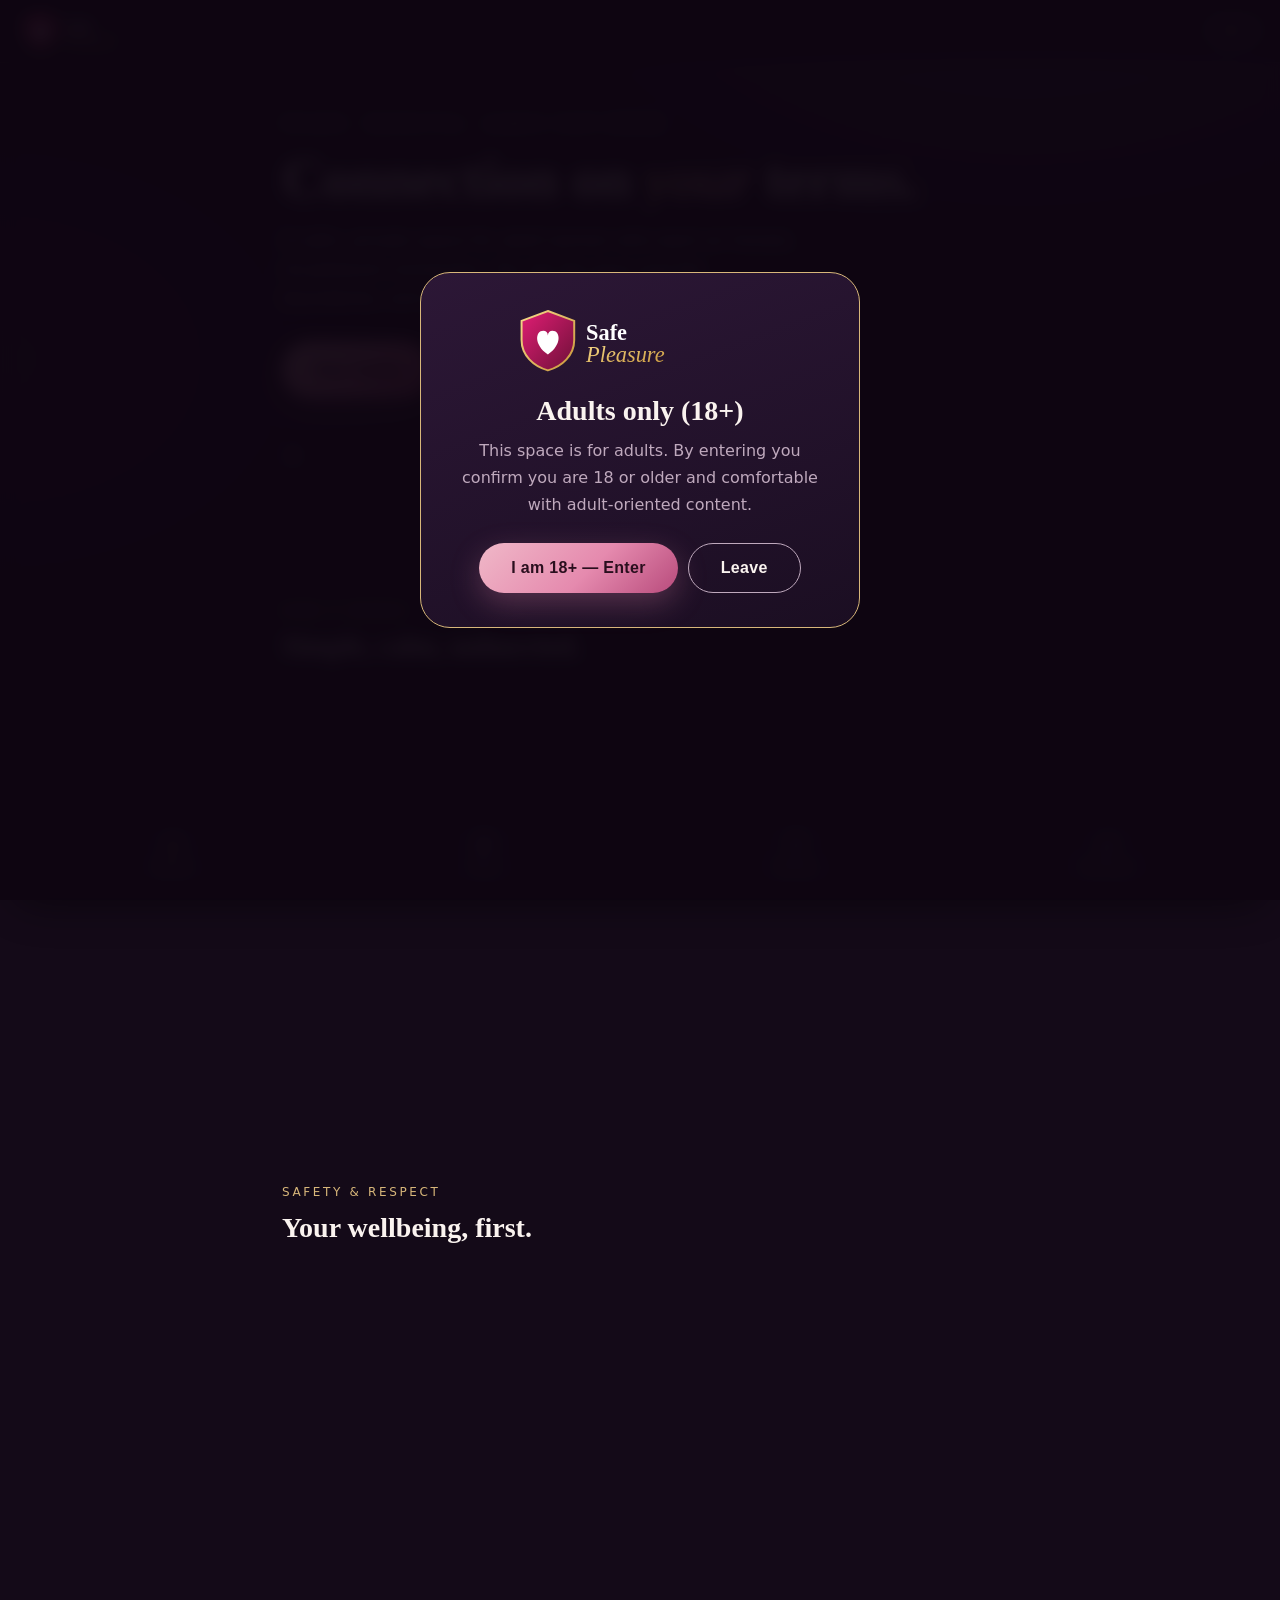
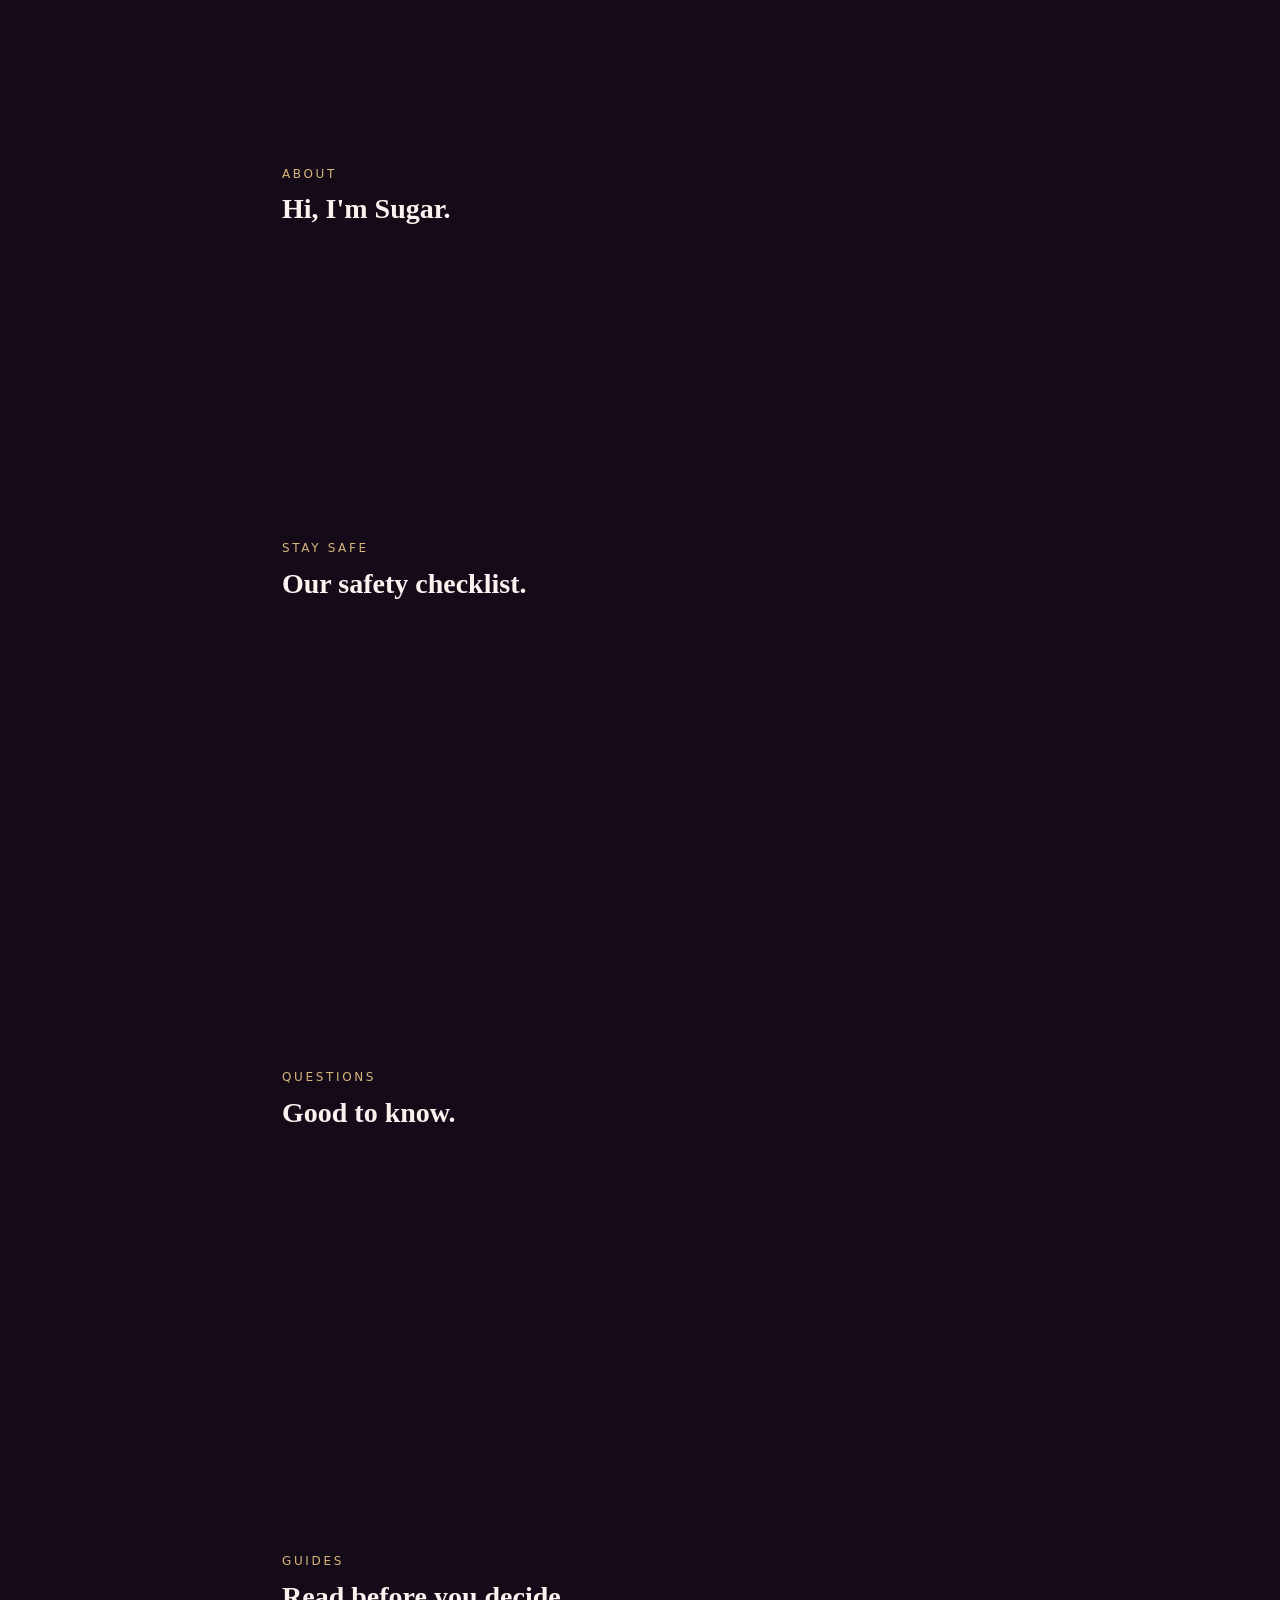
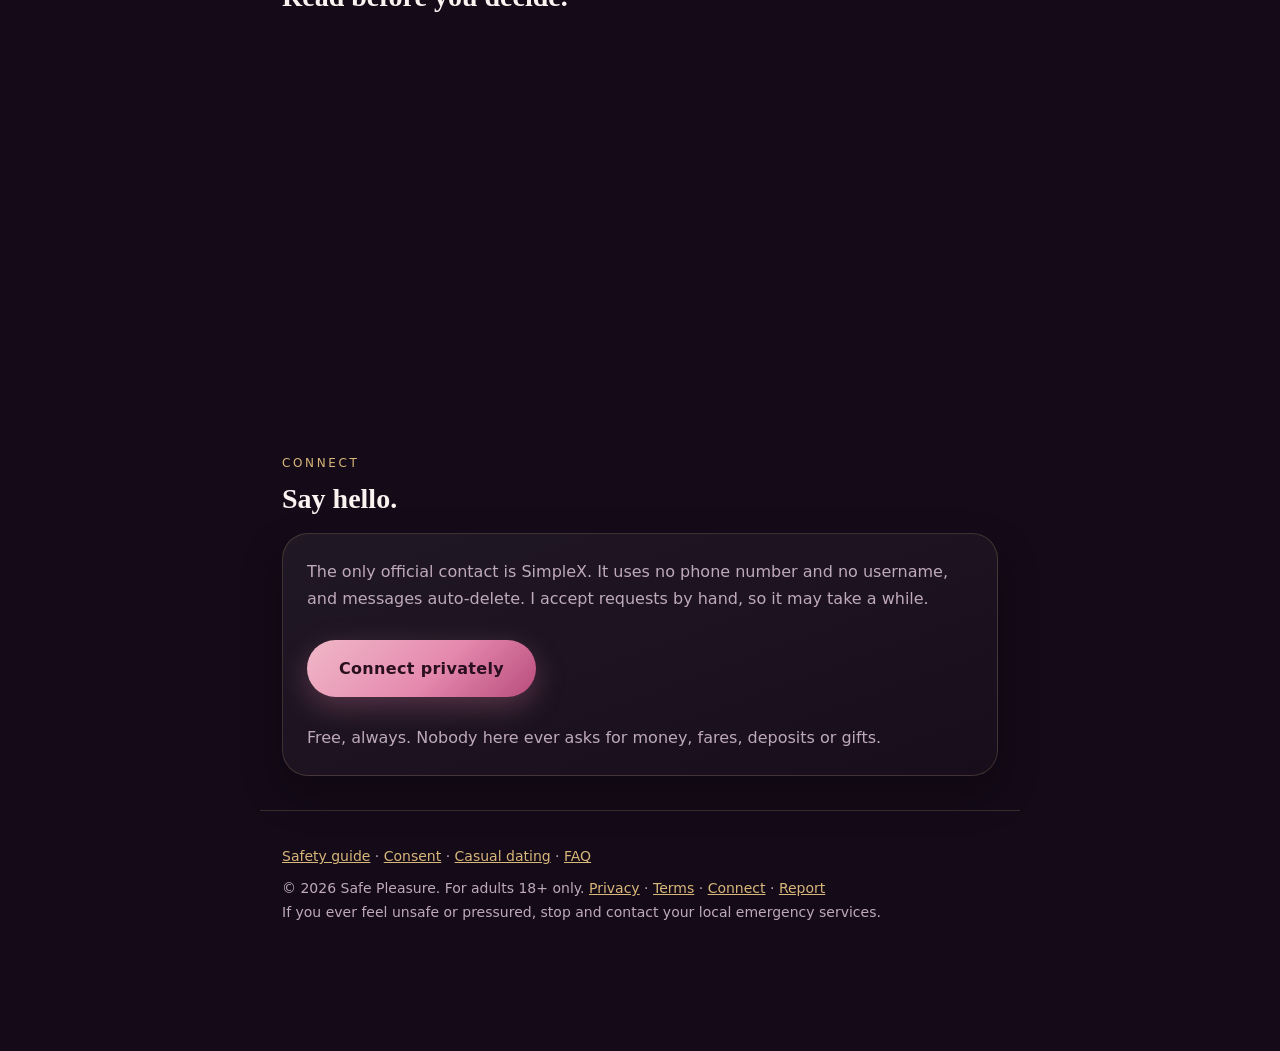
<file: index.html>
<!doctype html>
<html lang="en">
<head>
<meta charset="utf-8"><meta http-equiv="Content-Security-Policy" content="default-src 'self'; script-src 'self' 'sha256-pd3az8vlUoOOd+jEAgDTzXUM40m7ZRE73qy1OBqoKnA='; style-src 'self'; img-src 'self' data:; manifest-src 'self'; connect-src 'self'; object-src 'none'; base-uri 'none'; form-action 'none'"><meta name="referrer" content="no-referrer">
<meta name="viewport" content="width=device-width,initial-scale=1,viewport-fit=cover">
<title>Safe Pleasure | Adults 18+ Only</title>
<meta name="description" content="A private, respectful space for consenting adults. Safe, discreet, no strings. 18+ only.">
<meta name="rating" content="RTA-5042-1996-1400-1577-RTA">
<meta name="theme-color" content="#140a18">
<meta property="og:title" content="Safe Pleasure">
<meta property="og:description" content="Connection on your terms. Private, respectful, 18+ only.">
<meta property="og:url" content="https://safepleasure.com.ng/">
<link rel="canonical" href="https://safepleasure.com.ng/">
<meta name="mobile-web-app-capable" content="yes">
<meta name="apple-mobile-web-app-capable" content="yes">
<meta name="apple-mobile-web-app-status-bar-style" content="black-translucent">
<meta name="apple-mobile-web-app-title" content="Safe Pleasure">
<link rel="manifest" href="manifest.webmanifest">
<link rel="icon" href="/favicon.ico" sizes="48x48">
<link rel="icon" href="/favicon-48.png" type="image/png" sizes="48x48">
<link rel="icon" href="icon.svg" type="image/svg+xml">
<link rel="apple-touch-icon" href="icon-192.png">
<link rel="stylesheet" href="style.css">
<script>document.documentElement.className="js";</script>
</head>
<body>

<div id="splash" aria-hidden="true"><div class="sp-inner">
<svg class="sp-mark" viewBox="0 0 100 100"><defs><linearGradient id="spg" x1="0" y1="0" x2="1" y2="1"><stop offset="0" stop-color="#e11d74"/><stop offset="1" stop-color="#6d1038"/></linearGradient></defs><path class="sp-shield" d="M50 6 L90 21 V50 C90 73 72 90 50 96 C28 90 10 73 10 50 V21 Z"/><path class="sp-heart" d="M50 72 C28 57 31 36 43 36 C47 36 50 39 50 43 C50 39 53 36 57 36 C69 36 72 57 50 72 Z"/></svg>
<div class="sp-name">Safe <em>Pleasure</em></div>
<div class="sp-line">Welcome. Take a breath. You're in good hands.</div>
</div></div>

<div id="gate"><div class="box">
<img src="logo.svg" alt="Safe Pleasure">
<h2>Adults only (18+)</h2>
<p>This space is for adults. By entering you confirm you are 18 or older and comfortable with adult-oriented content.</p>
<div class="row"><button class="btn" id="enter">I am 18+ &mdash; Enter</button><button class="btn alt" id="leave">Leave</button></div>
</div></div>

<div class="appbar">
<img src="logo.svg" alt="Safe Pleasure">
<div class="right"><button class="mini" id="install" hidden>Install app</button><span class="badge">18+</span></div>
</div>

<main>
<section id="home" class="hero">
<span class="tag">Private &middot; Respectful &middot; Always your choice</span>
<h1>Connection on <em>your</em> terms.</h1>
<p>A calm, private space for adult women who want an honest, no-pressure connection. You set the pace and the boundaries, and you can walk away at any time.</p>
<a class="btn" href="#apply">Say hello</a>
<div class="scroll-hint"><span></span></div>
</section>

<section id="how">
<span class="eyebrow">How it works</span>
<h2>Simple, calm, unhurried.</h2>
<div class="grid">
<div class="card rv"><span class="num">01</span><svg class="i" viewBox="0 0 24 24"><path d="M21 12a8 8 0 0 1-11.6 7.1L4 20l1-4.6A8 8 0 1 1 21 12z"/></svg><h3>Say hello</h3><p>Send a short message. No account, no payment, no public profile.</p></div>
<div class="card rv"><span class="num">02</span><svg class="i" viewBox="0 0 24 24"><path d="M4 8h12v6a5 5 0 0 1-5 5H9a5 5 0 0 1-5-5V8zM16 10h2a2 2 0 0 1 0 4h-2M7 3v2M11 3v2"/></svg><h3>Chat first</h3><p>We talk, set expectations and boundaries, and you decide if it feels right.</p></div>
<div class="card rv"><span class="num">03</span><svg class="i" viewBox="0 0 24 24"><path d="M12 20s-7-4.4-7-10a4 4 0 0 1 7-2.6A4 4 0 0 1 19 10c0 5.6-7 10-7 10z"/></svg><h3>Meet safely</h3><p>First meeting in a public place. You can change your mind any time, for any reason.</p></div>
</div>
</section>

<section id="safety">
<span class="eyebrow">Safety &amp; respect</span>
<h2>Your wellbeing, first.</h2>
<div class="grid">
<div class="card rv"><svg class="i" viewBox="0 0 24 24"><path d="M12 3l8 3v6c0 5-3.5 8-8 9-4.5-1-8-4-8-9V6z"/><path d="M9 12l2 2 4-4"/></svg><h3>Consent always</h3><p>Everything is clear, enthusiastic and mutual. "No" or "not sure" is always respected.</p></div>
<div class="card rv"><svg class="i" viewBox="0 0 24 24"><path d="M12 3l8 3v6c0 5-3.5 8-8 9-4.5-1-8-4-8-9V6z"/></svg><h3>Protection</h3><p>Safer sex is non-negotiable. Health and protection are discussed openly.</p></div>
<div class="card rv"><svg class="i" viewBox="0 0 24 24"><rect x="5" y="11" width="14" height="9" rx="2"/><path d="M8 11V8a4 4 0 0 1 8 0v3"/></svg><h3>Discretion</h3><p>Your details are never shared or posted. See the <a href="privacy.html">Privacy Policy</a>.</p></div>
<div class="card rv"><svg class="i" viewBox="0 0 24 24"><circle cx="12" cy="12" r="9"/><path d="M5.6 5.6l12.8 12.8"/></svg><h3>No money, ever</h3><p>This is not a paid service. Nobody is ever asked for money, gifts or transfers.</p></div>
</div>
</section>

<section id="about">
<span class="eyebrow">About</span>
<h2>Hi, I'm Sugar.</h2>
<div class="about rv">
<div class="about-text">
<p>I'm Sugar, based in Lagos. I started Safe Pleasure because adults deserve a way to connect that is honest, private and free of pressure.</p>
<p>Before anything else, I want you to feel safe. We talk first, you decide the pace, and the first meeting is always somewhere public. You can say no, or stop, at any point, for any reason.</p>
<p class="vc"><strong>Want to see who you're talking to?</strong> A short video call before any meeting is welcome. I will offer it myself.</p>
</div></div>
</section>

<section id="tips">
<span class="eyebrow">Stay safe</span>
<h2>Our safety checklist.</h2>
<ul class="check rv">
<li>Chat first, and take your time. Nobody rushes you.</li>
<li>Do a short video call before you meet.</li>
<li>Meet in a public place the first time.</li>
<li>Tell a friend where you are, and share your live location.</li>
<li>Arrange your own transport, and leave whenever you want.</li>
<li>Protection is always used. No exceptions.</li>
</ul>
</section>

<section id="faq">
<span class="eyebrow">Questions</span>
<h2>Good to know.</h2>
<div class="faq rv">
<details><summary>How do I contact you?</summary><p>Open the Connect page and tap the SimpleX button. SimpleX never shows me your phone number.</p></details>
<details><summary>Do you keep my details?</summary><p>There are no accounts and no database. Only the SimpleX chat exists, and I will delete it on request.</p></details>
<details><summary>Does it cost anything?</summary><p>No. Safe Pleasure is free, and nobody is ever asked for money, gifts or transfers.</p></details>
<details><summary>Do I have to meet?</summary><p>No. You can chat, ask questions, and decide later or not at all.</p></details>
<details><summary>What if I change my mind?</summary><p>You can stop at any time, before or during a meeting, and you owe no explanation.</p></details>
</div>
</section>


<section id="guides">
<span class="eyebrow">Guides</span>
<h2>Read before you decide.</h2>
<div class="guide-links rv">
<a href="safety-guide.html">Safety guide<span>How to meet someone new with care</span></a>
<a href="consent-and-boundaries.html">Consent and boundaries<span>What real consent looks like</span></a>
<a href="casual-dating-without-pressure.html">Casual dating without pressure<span>Honest expectations, respectful connection</span></a>
<a href="faq.html">Frequently asked questions<span>Privacy, cost and how it works</span></a>
</div>
</section>

<section id="apply">
<span class="eyebrow">Connect</span>
<h2>Say hello.</h2>
<div class="card">
<p>The only official contact is SimpleX. It uses no phone number and no username, and messages auto-delete. I accept requests by hand, so it may take a while.</p><br>
<p><a class="btn" href="connect.html">Connect privately</a></p><br>
<p>Free, always. Nobody here ever asks for money, fares, deposits or gifts.</p>
</div>
</section>
</main>

<footer>
<p class="flinks"><a href="safety-guide.html">Safety guide</a> &middot; <a href="consent-and-boundaries.html">Consent</a> &middot; <a href="casual-dating-without-pressure.html">Casual dating</a> &middot; <a href="faq.html">FAQ</a></p>
<p>&copy; <span id="yr"></span> Safe Pleasure. For adults 18+ only. <a href="privacy.html">Privacy</a> &middot; <a href="terms.html">Terms</a> &middot; <a href="connect.html">Connect</a> &middot; <a href="report.html">Report</a></p>
<p>If you ever feel unsafe or pressured, stop and contact your local emergency services.</p>
</footer>

<nav class="tabbar" aria-label="Main">
<a href="#home" class="on"><svg class="ti" viewBox="0 0 24 24"><path d="M4 11l8-7 8 7v9H4z"/></svg>Home</a>
<a href="#how"><svg class="ti" viewBox="0 0 24 24"><circle cx="12" cy="12" r="9"/><path d="M15.5 8.5l-2 5-5 2 2-5z"/></svg>How</a>
<a href="#safety"><svg class="ti" viewBox="0 0 24 24"><path d="M12 3l8 3v6c0 5-3.5 8-8 9-4.5-1-8-4-8-9V6z"/></svg>Safety</a>
<a href="#apply"><svg class="ti" viewBox="0 0 24 24"><path d="M21 12a8 8 0 0 1-11.6 7.1L4 20l1-4.6A8 8 0 1 1 21 12z"/></svg>Connect</a>
</nav>
<div id="installBar" hidden>
<img src="icon-192.png" alt="" width="40" height="40">
<p id="installText">Add Safe Pleasure to your home screen.</p>
<button class="btn" id="installGo" hidden>Install</button>
<button class="x" id="installClose" aria-label="Dismiss">&times;</button>
</div>
<div id="updateBar" hidden role="status"><p>A new version is ready.</p><button class="btn" id="updateGo" type="button">Refresh</button></div>
<script src="app.js"></script>
<script src="install.js"></script>
<script src="update.js"></script>
</body>
</html>
</file>
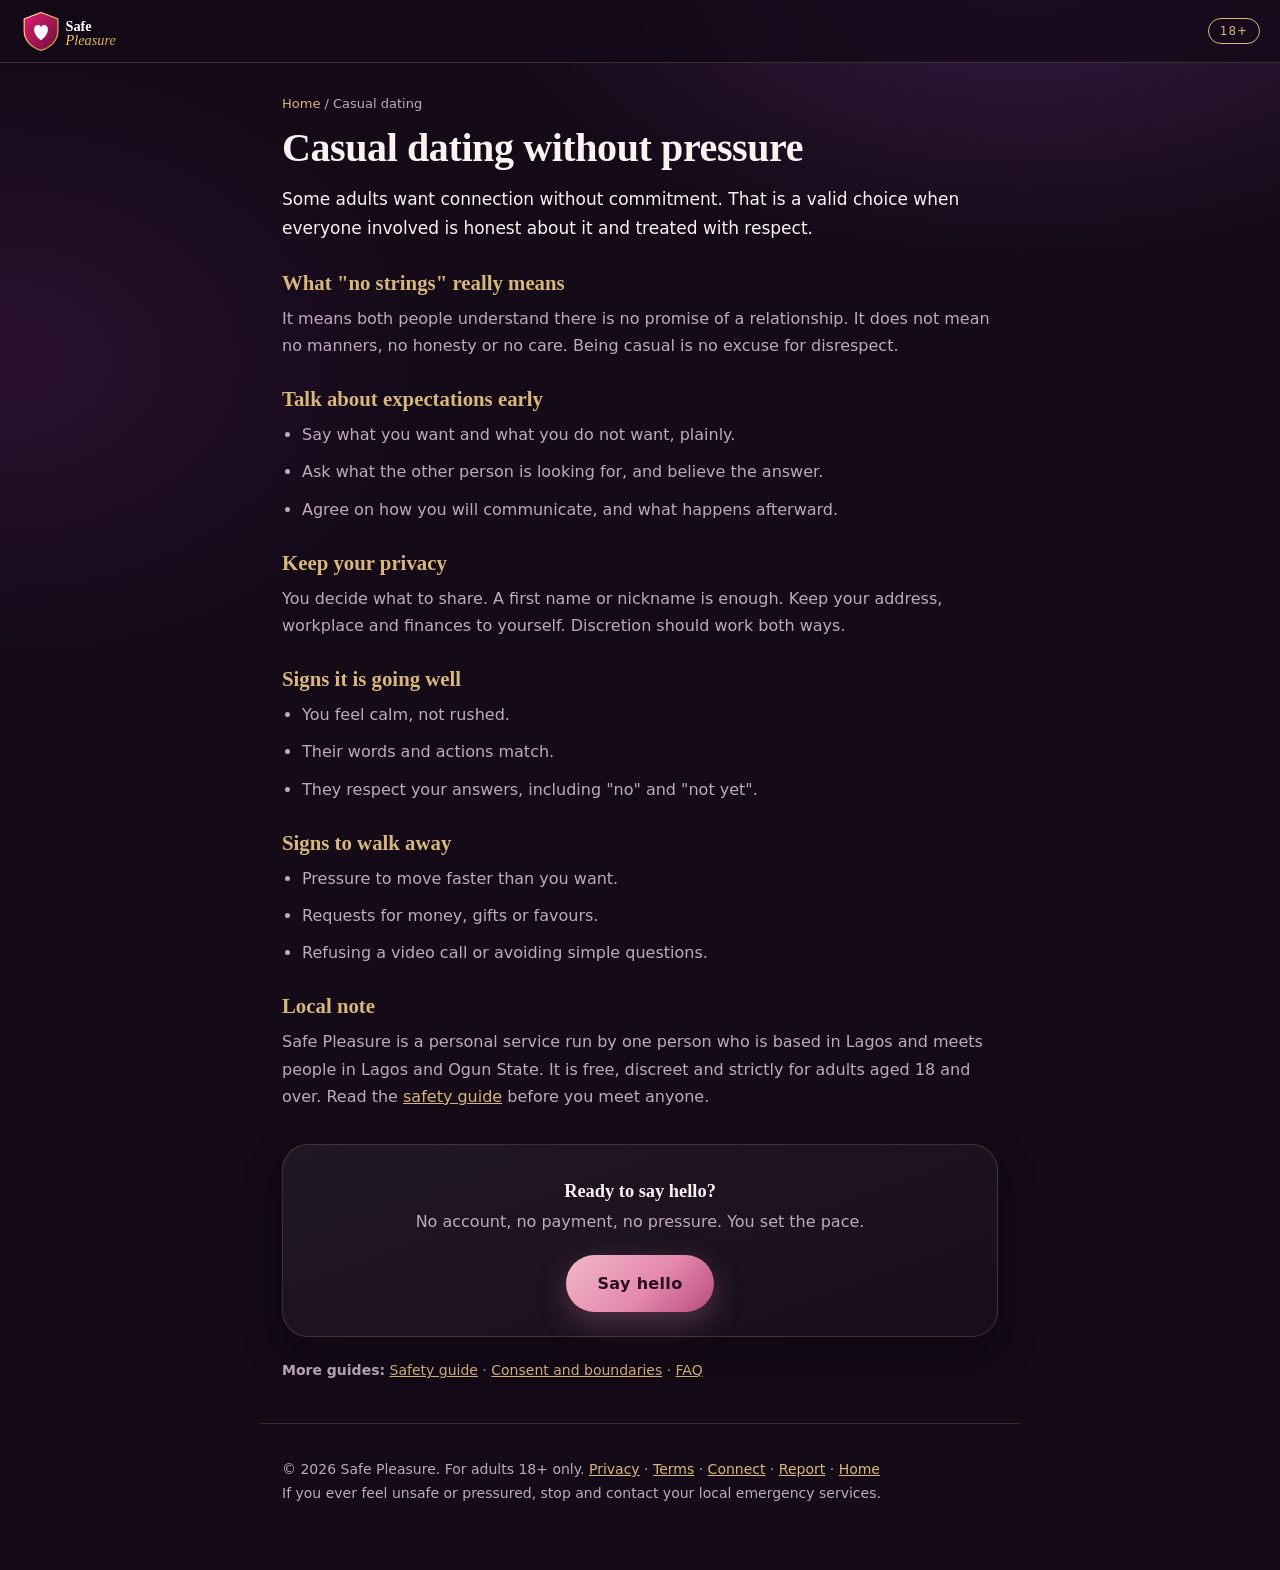
<file: casual-dating-without-pressure.html>
<!doctype html>
<html lang="en">
<head>
<meta charset="utf-8"><meta http-equiv="Content-Security-Policy" content="default-src 'self'; script-src 'self'; style-src 'self'; img-src 'self' data:; manifest-src 'self'; connect-src 'self'; object-src 'none'; base-uri 'none'; form-action 'none'"><meta name="referrer" content="no-referrer">
<meta name="viewport" content="width=device-width,initial-scale=1,viewport-fit=cover">
<title>Casual Dating Without Pressure | Safe Pleasure</title>
<meta name="description" content="What no-strings, casual dating honestly means for adult women, how to talk about expectations, and how to keep it respectful in Lagos and Ogun State.">
<meta name="theme-color" content="#140a18">
<link rel="canonical" href="https://safepleasure.com.ng/casual-dating-without-pressure.html">
<link rel="manifest" href="manifest.webmanifest">
<link rel="icon" href="icon.svg" type="image/svg+xml">
<link rel="apple-touch-icon" href="icon-192.png">
<link rel="stylesheet" href="style.css">
</head>
<body class="page">
<div class="appbar"><a href="index.html"><img src="logo.svg" alt="Safe Pleasure"></a><div class="right"><span class="badge">18+</span></div></div>
<main class="article">
<nav class="crumb"><a href="index.html">Home</a> / Casual dating</nav>
<h1>Casual dating without pressure</h1>
<p class="lead">Some adults want connection without commitment. That is a valid choice when everyone involved is honest about it and treated with respect.</p>
<h2>What "no strings" really means</h2>
<p>It means both people understand there is no promise of a relationship. It does not mean no manners, no honesty or no care. Being casual is no excuse for disrespect.</p>
<h2>Talk about expectations early</h2>
<ul>
<li>Say what you want and what you do not want, plainly.</li>
<li>Ask what the other person is looking for, and believe the answer.</li>
<li>Agree on how you will communicate, and what happens afterward.</li>
</ul>
<h2>Keep your privacy</h2>
<p>You decide what to share. A first name or nickname is enough. Keep your address, workplace and finances to yourself. Discretion should work both ways.</p>
<h2>Signs it is going well</h2>
<ul>
<li>You feel calm, not rushed.</li>
<li>Their words and actions match.</li>
<li>They respect your answers, including "no" and "not yet".</li>
</ul>
<h2>Signs to walk away</h2>
<ul>
<li>Pressure to move faster than you want.</li>
<li>Requests for money, gifts or favours.</li>
<li>Refusing a video call or avoiding simple questions.</li>
</ul>
<h2>Local note</h2>
<p>Safe Pleasure is a personal service run by one person who is based in Lagos and meets people in Lagos and Ogun State. It is free, discreet and strictly for adults aged 18 and over. Read the <a href="safety-guide.html">safety guide</a> before you meet anyone.</p>
<div class="cta card"><h3>Ready to say hello?</h3><p>No account, no payment, no pressure. You set the pace.</p><a class="btn" href="index.html#apply">Say hello</a></div>
<p class="more"><strong>More guides:</strong> <a href="safety-guide.html">Safety guide</a> &middot; <a href="consent-and-boundaries.html">Consent and boundaries</a> &middot; <a href="faq.html">FAQ</a></p>
</main>
<footer>
<p>&copy; 2026 Safe Pleasure. For adults 18+ only. <a href="privacy.html">Privacy</a> &middot; <a href="terms.html">Terms</a> &middot; <a href="connect.html">Connect</a> &middot; <a href="report.html">Report</a> &middot; <a href="index.html">Home</a></p>
<p>If you ever feel unsafe or pressured, stop and contact your local emergency services.</p>
</footer>
</body>
</html>
</file>
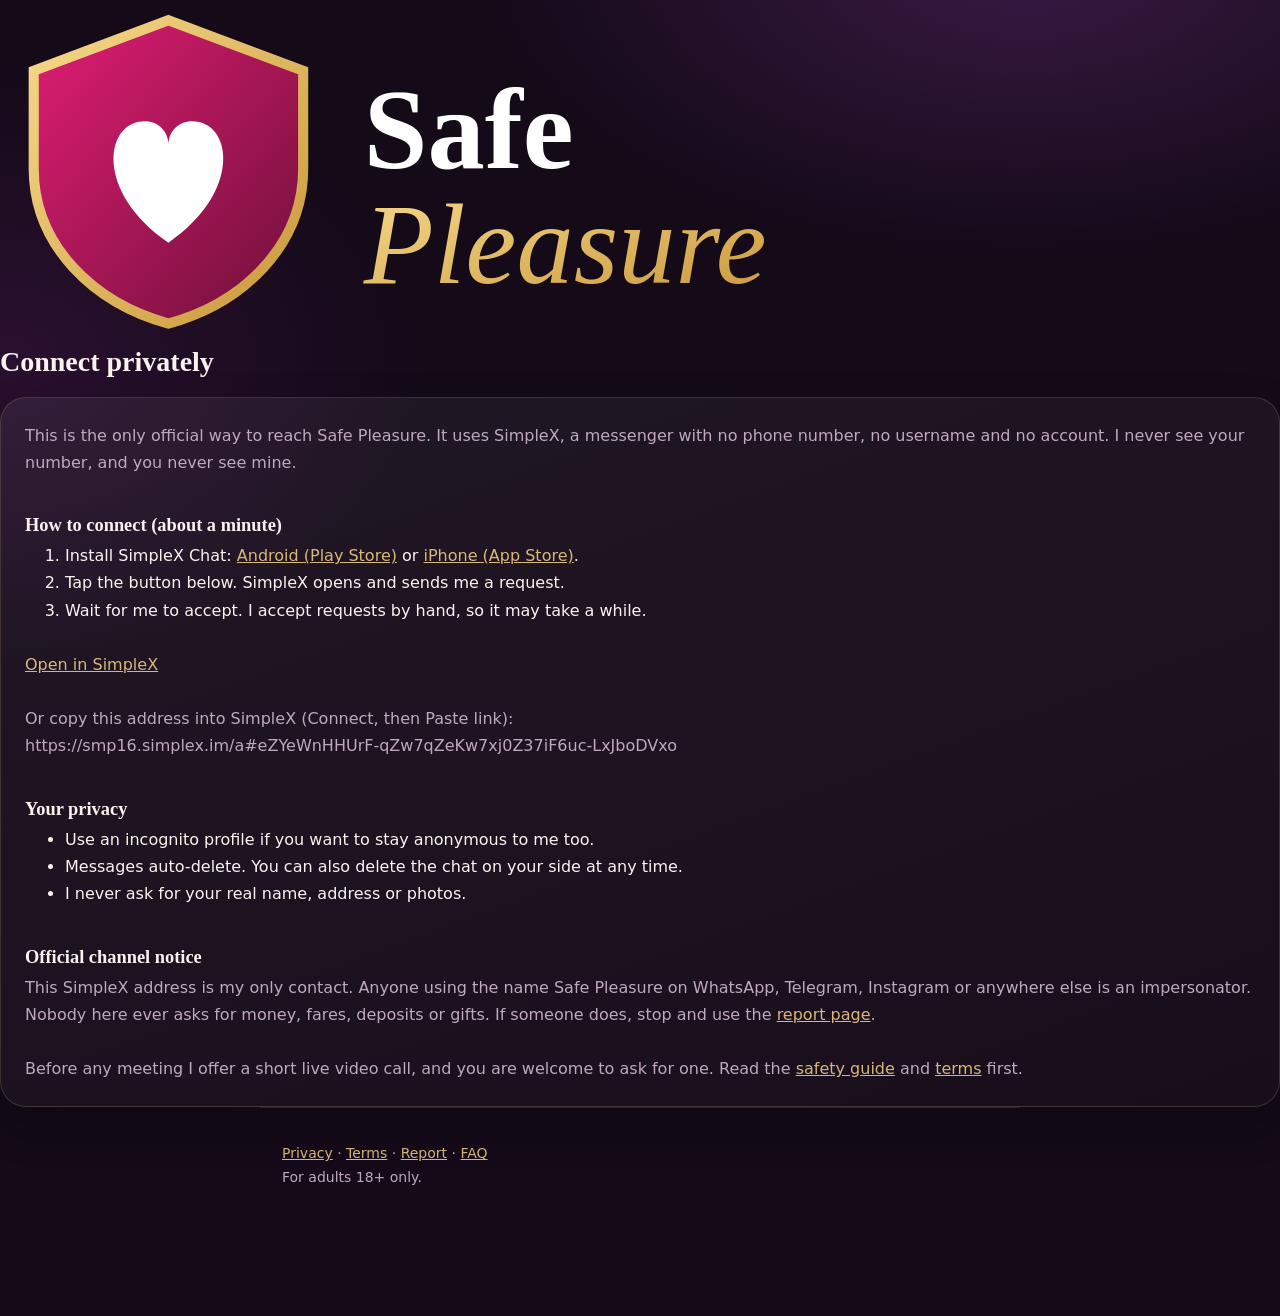
<file: connect.html>
<!doctype html>
<html lang="en"><head><meta charset="utf-8"><meta name="viewport" content="width=device-width,initial-scale=1">
<meta http-equiv="Content-Security-Policy" content="default-src 'none'; img-src 'self'; style-src 'self'; base-uri 'none'; form-action 'none'">
<meta name="referrer" content="no-referrer"><meta name="rating" content="RTA-5042-1996-1400-1577-RTA">
<title>Connect privately | Safe Pleasure</title><link rel="icon" href="icon.svg"><link rel="stylesheet" href="style.css"></head>
<body><header><a href="index.html"><img src="logo.svg" alt="Safe Pleasure"></a></header>
<section><h2>Connect privately</h2><div class="card">
<p>This is the only official way to reach Safe Pleasure. It uses SimpleX, a messenger with no phone number, no username and no account. I never see your number, and you never see mine.</p><br>
<h3>How to connect (about a minute)</h3>
<ol>
<li>Install SimpleX Chat: <a href="https://play.google.com/store/apps/details?id=chat.simplex.app" rel="noopener noreferrer">Android (Play Store)</a> or <a href="https://apps.apple.com/app/simplex-chat/id1605771084" rel="noopener noreferrer">iPhone (App Store)</a>.</li>
<li>Tap the button below. SimpleX opens and sends me a request.</li>
<li>Wait for me to accept. I accept requests by hand, so it may take a while.</li>
</ol><br>
<p><a href="https://smp16.simplex.im/a#eZYeWnHHUrF-qZw7qZeKw7xj0Z37iF6uc-LxJboDVxo" rel="noopener noreferrer">Open in SimpleX</a></p><br>
<p>Or copy this address into SimpleX (Connect, then Paste link):<br>https://smp16.simplex.im/a#eZYeWnHHUrF-qZw7qZeKw7xj0Z37iF6uc-LxJboDVxo</p><br>
<h3>Your privacy</h3>
<ul>
<li>Use an incognito profile if you want to stay anonymous to me too.</li>
<li>Messages auto-delete. You can also delete the chat on your side at any time.</li>
<li>I never ask for your real name, address or photos.</li>
</ul><br>
<h3>Official channel notice</h3>
<p>This SimpleX address is my only contact. Anyone using the name Safe Pleasure on WhatsApp, Telegram, Instagram or anywhere else is an impersonator. Nobody here ever asks for money, fares, deposits or gifts. If someone does, stop and use the <a href="report.html">report page</a>.</p><br>
<p>Before any meeting I offer a short live video call, and you are welcome to ask for one. Read the <a href="safety-guide.html">safety guide</a> and <a href="terms.html">terms</a> first.</p>
</div></section>
<footer><p><a href="privacy.html">Privacy</a> · <a href="terms.html">Terms</a> · <a href="report.html">Report</a> · <a href="faq.html">FAQ</a></p><p>For adults 18+ only.</p></footer>
</body></html>
</file>
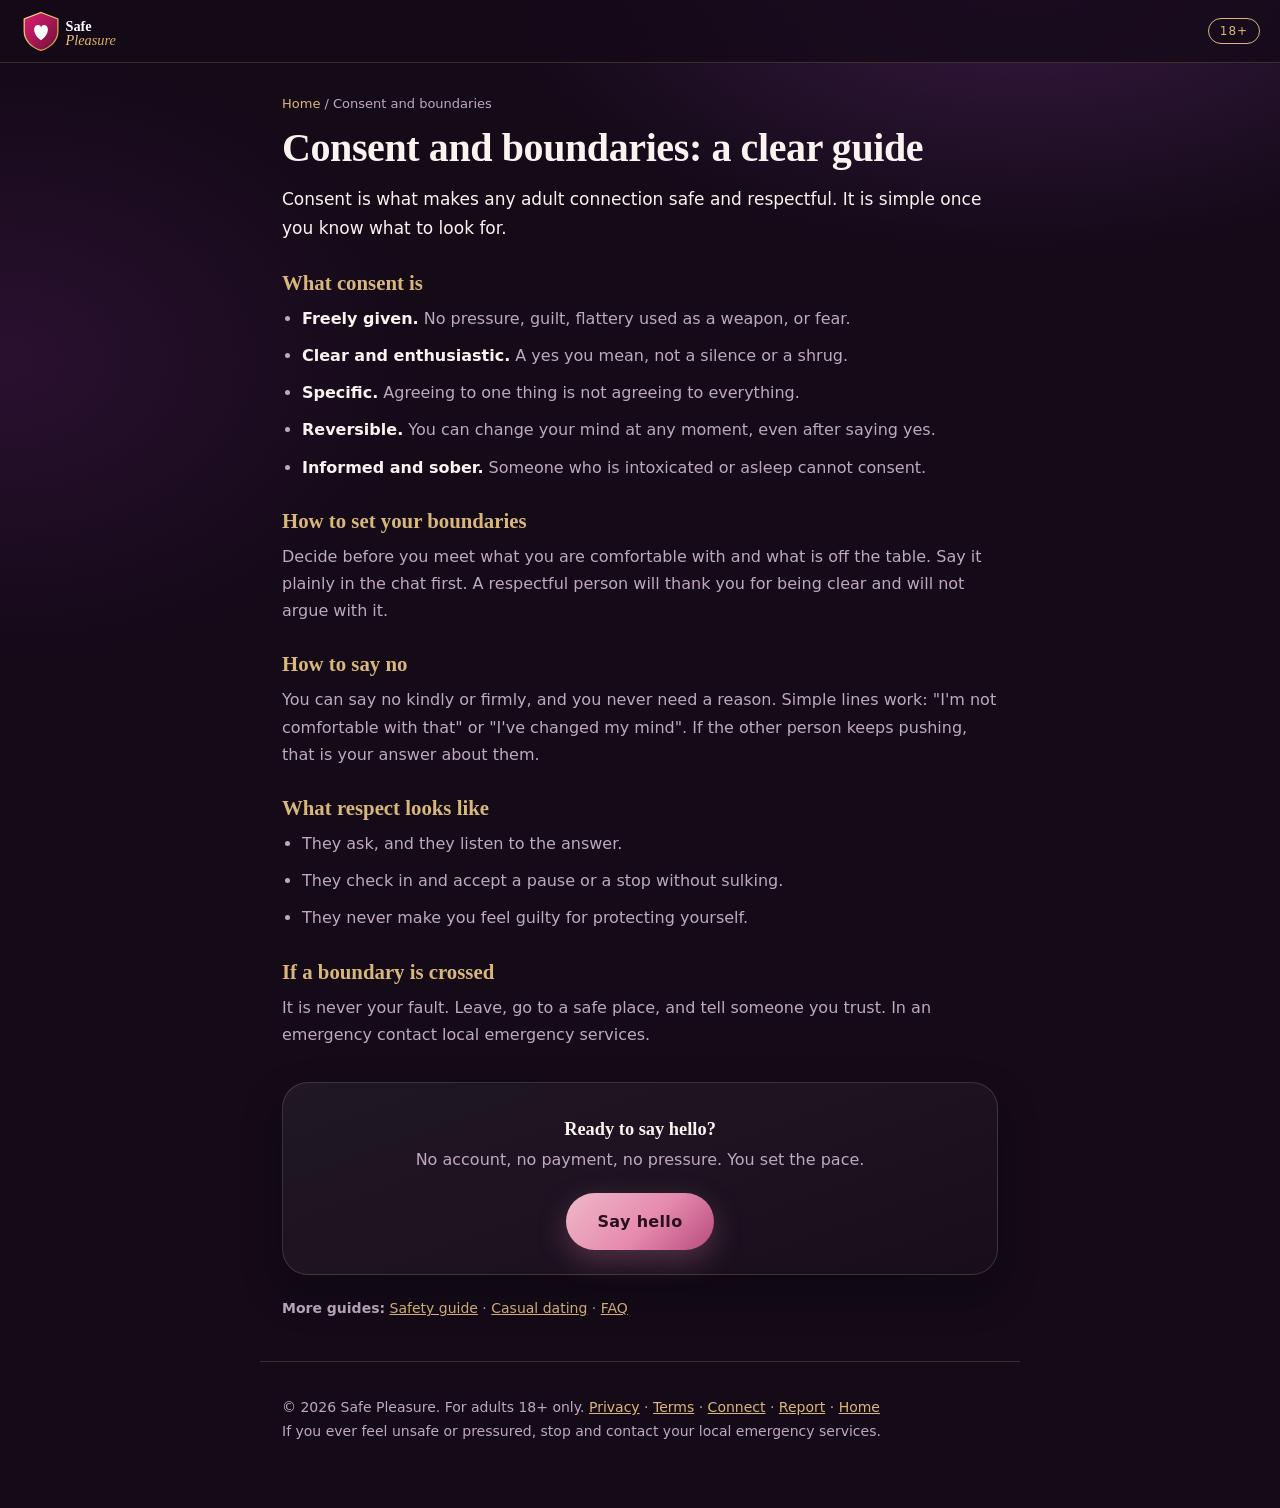
<file: consent-and-boundaries.html>
<!doctype html>
<html lang="en">
<head>
<meta charset="utf-8"><meta http-equiv="Content-Security-Policy" content="default-src 'self'; script-src 'self'; style-src 'self'; img-src 'self' data:; manifest-src 'self'; connect-src 'self'; object-src 'none'; base-uri 'none'; form-action 'none'"><meta name="referrer" content="no-referrer">
<meta name="viewport" content="width=device-width,initial-scale=1,viewport-fit=cover">
<title>Consent and Boundaries Explained | Safe Pleasure</title>
<meta name="description" content="What real consent looks like, how to set and state your boundaries, and how to say no or change your mind at any time. A clear guide for adults.">
<meta name="theme-color" content="#140a18">
<link rel="canonical" href="https://safepleasure.com.ng/consent-and-boundaries.html">
<link rel="manifest" href="manifest.webmanifest">
<link rel="icon" href="icon.svg" type="image/svg+xml">
<link rel="apple-touch-icon" href="icon-192.png">
<link rel="stylesheet" href="style.css">
</head>
<body class="page">
<div class="appbar"><a href="index.html"><img src="logo.svg" alt="Safe Pleasure"></a><div class="right"><span class="badge">18+</span></div></div>
<main class="article">
<nav class="crumb"><a href="index.html">Home</a> / Consent and boundaries</nav>
<h1>Consent and boundaries: a clear guide</h1>
<p class="lead">Consent is what makes any adult connection safe and respectful. It is simple once you know what to look for.</p>
<h2>What consent is</h2>
<ul>
<li><strong>Freely given.</strong> No pressure, guilt, flattery used as a weapon, or fear.</li>
<li><strong>Clear and enthusiastic.</strong> A yes you mean, not a silence or a shrug.</li>
<li><strong>Specific.</strong> Agreeing to one thing is not agreeing to everything.</li>
<li><strong>Reversible.</strong> You can change your mind at any moment, even after saying yes.</li>
<li><strong>Informed and sober.</strong> Someone who is intoxicated or asleep cannot consent.</li>
</ul>
<h2>How to set your boundaries</h2>
<p>Decide before you meet what you are comfortable with and what is off the table. Say it plainly in the chat first. A respectful person will thank you for being clear and will not argue with it.</p>
<h2>How to say no</h2>
<p>You can say no kindly or firmly, and you never need a reason. Simple lines work: "I'm not comfortable with that" or "I've changed my mind". If the other person keeps pushing, that is your answer about them.</p>
<h2>What respect looks like</h2>
<ul>
<li>They ask, and they listen to the answer.</li>
<li>They check in and accept a pause or a stop without sulking.</li>
<li>They never make you feel guilty for protecting yourself.</li>
</ul>
<h2>If a boundary is crossed</h2>
<p>It is never your fault. Leave, go to a safe place, and tell someone you trust. In an emergency contact local emergency services.</p>
<div class="cta card"><h3>Ready to say hello?</h3><p>No account, no payment, no pressure. You set the pace.</p><a class="btn" href="index.html#apply">Say hello</a></div>
<p class="more"><strong>More guides:</strong> <a href="safety-guide.html">Safety guide</a> &middot; <a href="casual-dating-without-pressure.html">Casual dating</a> &middot; <a href="faq.html">FAQ</a></p>
</main>
<footer>
<p>&copy; 2026 Safe Pleasure. For adults 18+ only. <a href="privacy.html">Privacy</a> &middot; <a href="terms.html">Terms</a> &middot; <a href="connect.html">Connect</a> &middot; <a href="report.html">Report</a> &middot; <a href="index.html">Home</a></p>
<p>If you ever feel unsafe or pressured, stop and contact your local emergency services.</p>
</footer>
</body>
</html>
</file>
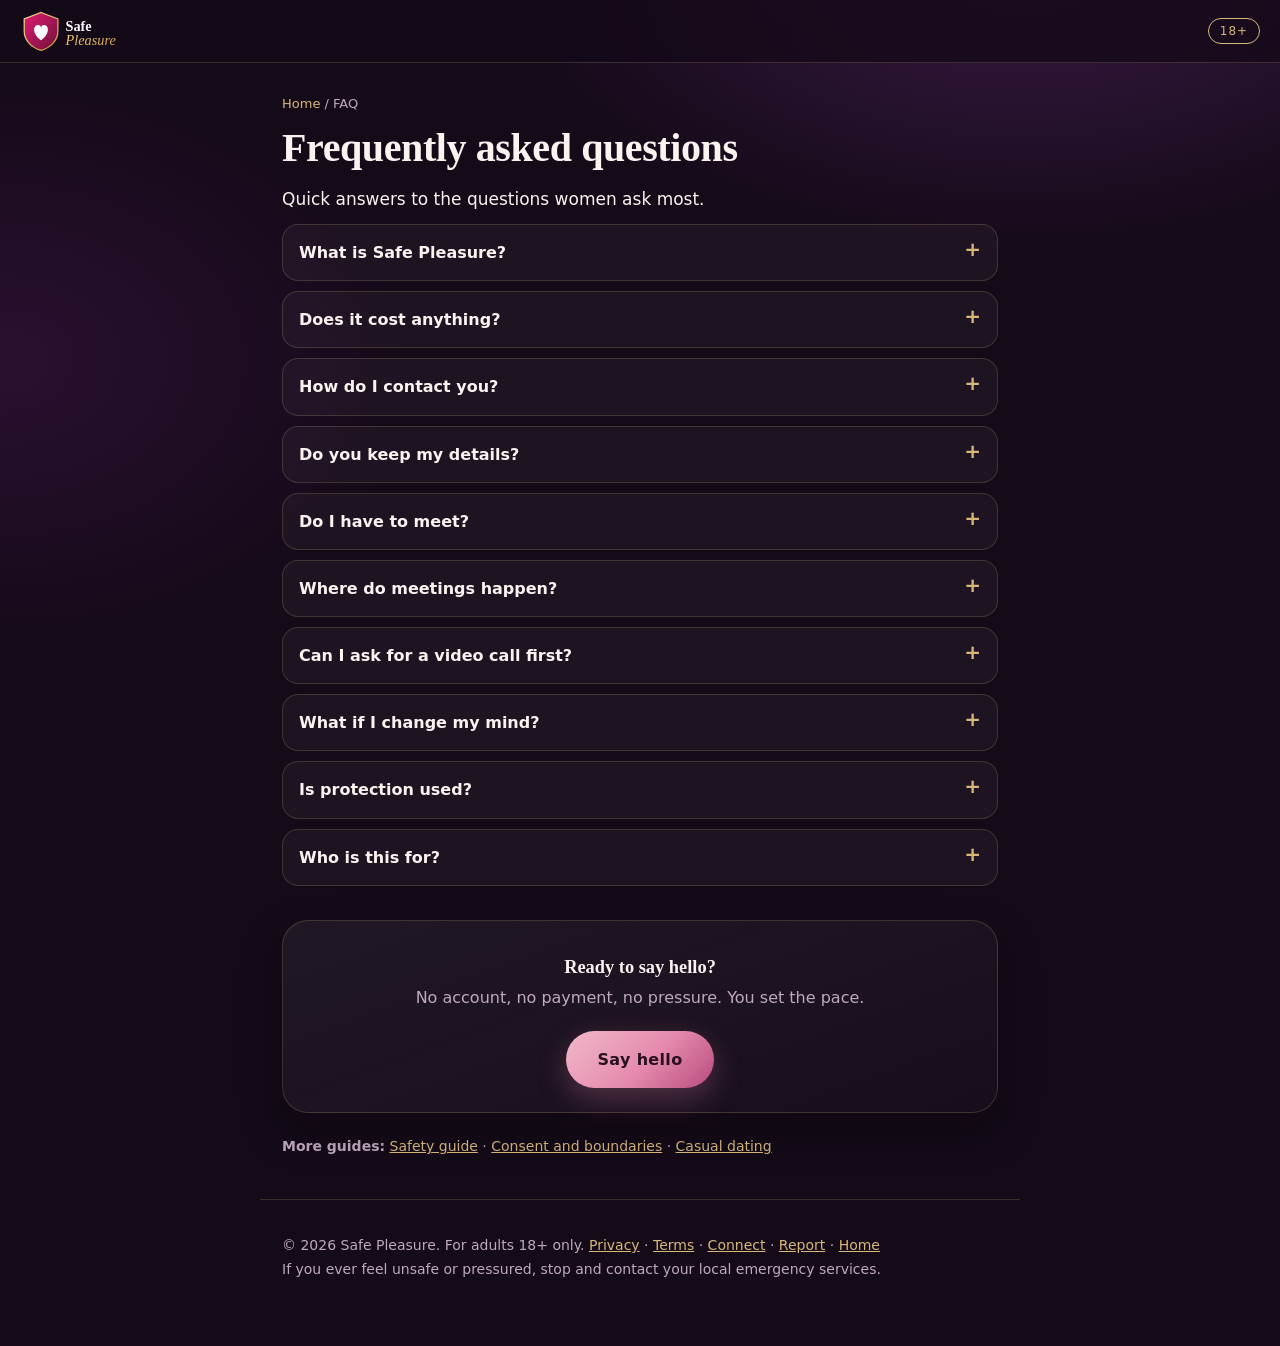
<file: faq.html>
<!doctype html>
<html lang="en">
<head>
<meta charset="utf-8"><meta http-equiv="Content-Security-Policy" content="default-src 'self'; script-src 'self'; style-src 'self'; img-src 'self' data:; manifest-src 'self'; connect-src 'self'; object-src 'none'; base-uri 'none'; form-action 'none'"><meta name="referrer" content="no-referrer">
<meta name="viewport" content="width=device-width,initial-scale=1,viewport-fit=cover">
<title>Frequently Asked Questions | Safe Pleasure</title>
<meta name="description" content="Answers to common questions about Safe Pleasure: privacy, cost, how it works, meeting safely and what happens after you say hello.">
<meta name="theme-color" content="#140a18">
<link rel="canonical" href="https://safepleasure.com.ng/faq.html">
<link rel="manifest" href="manifest.webmanifest">
<link rel="icon" href="icon.svg" type="image/svg+xml">
<link rel="apple-touch-icon" href="icon-192.png">
<link rel="stylesheet" href="style.css">
<script type="application/ld+json">{"@context": "https://schema.org", "@type": "FAQPage", "mainEntity": [{"@type": "Question", "name": "What is Safe Pleasure?", "acceptedAnswer": {"@type": "Answer", "text": "A private, free, personal space for adult women who want an honest, no-pressure connection. It is run by one person and is strictly for people aged 18 and over."}}, {"@type": "Question", "name": "Does it cost anything?", "acceptedAnswer": {"@type": "Answer", "text": "No. It is free, and nobody is ever asked for money, gifts, airtime or transfers. Treat any such request as a scam."}}, {"@type": "Question", "name": "How do I contact you?", "acceptedAnswer": {"@type": "Answer", "text": "Open the Connect page and tap the SimpleX button. SimpleX never shows me your phone number. I accept requests by hand, so it may take a while."}}, {"@type": "Question", "name": "Do you keep my details?", "acceptedAnswer": {"@type": "Answer", "text": "There are no accounts and no database on this site. Only the SimpleX chat exists, and it will be deleted on request."}}, {"@type": "Question", "name": "Do I have to meet?", "acceptedAnswer": {"@type": "Answer", "text": "No. You can chat, ask questions, and decide later or not at all."}}, {"@type": "Question", "name": "Where do meetings happen?", "acceptedAnswer": {"@type": "Answer", "text": "In public places in Lagos and Ogun State. The first meeting is always in a public, busy venue, never in a private place."}}, {"@type": "Question", "name": "Can I ask for a video call first?", "acceptedAnswer": {"@type": "Answer", "text": "Yes, and it is encouraged. Seeing who you are talking to before you meet is a sensible step."}}, {"@type": "Question", "name": "What if I change my mind?", "acceptedAnswer": {"@type": "Answer", "text": "You can stop at any time, before or during a meeting, and you owe nobody an explanation."}}, {"@type": "Question", "name": "Is protection used?", "acceptedAnswer": {"@type": "Answer", "text": "Always. It is not negotiable."}}, {"@type": "Question", "name": "Who is this for?", "acceptedAnswer": {"@type": "Answer", "text": "Adults aged 18 and over only. If you are under 18, please leave this site."}}]}</script>
</head>
<body class="page">
<div class="appbar"><a href="index.html"><img src="logo.svg" alt="Safe Pleasure"></a><div class="right"><span class="badge">18+</span></div></div>
<main class="article">
<nav class="crumb"><a href="index.html">Home</a> / FAQ</nav>
<h1>Frequently asked questions</h1>
<p class="lead">Quick answers to the questions women ask most.</p><div class="faq"><details><summary>What is Safe Pleasure?</summary><p>A private, free, personal space for adult women who want an honest, no-pressure connection. It is run by one person and is strictly for people aged 18 and over.</p></details><details><summary>Does it cost anything?</summary><p>No. It is free, and nobody is ever asked for money, gifts, airtime or transfers. Treat any such request as a scam.</p></details><details><summary>How do I contact you?</summary><p>Open the Connect page and tap the SimpleX button. SimpleX never shows me your phone number. I accept requests by hand, so it may take a while.</p></details><details><summary>Do you keep my details?</summary><p>There are no accounts and no database on this site. Only the SimpleX chat exists, and it will be deleted on request.</p></details><details><summary>Do I have to meet?</summary><p>No. You can chat, ask questions, and decide later or not at all.</p></details><details><summary>Where do meetings happen?</summary><p>In public places in Lagos and Ogun State. The first meeting is always in a public, busy venue, never in a private place.</p></details><details><summary>Can I ask for a video call first?</summary><p>Yes, and it is encouraged. Seeing who you are talking to before you meet is a sensible step.</p></details><details><summary>What if I change my mind?</summary><p>You can stop at any time, before or during a meeting, and you owe nobody an explanation.</p></details><details><summary>Is protection used?</summary><p>Always. It is not negotiable.</p></details><details><summary>Who is this for?</summary><p>Adults aged 18 and over only. If you are under 18, please leave this site.</p></details></div>
<div class="cta card"><h3>Ready to say hello?</h3><p>No account, no payment, no pressure. You set the pace.</p><a class="btn" href="index.html#apply">Say hello</a></div>
<p class="more"><strong>More guides:</strong> <a href="safety-guide.html">Safety guide</a> &middot; <a href="consent-and-boundaries.html">Consent and boundaries</a> &middot; <a href="casual-dating-without-pressure.html">Casual dating</a></p>
</main>
<footer>
<p>&copy; 2026 Safe Pleasure. For adults 18+ only. <a href="privacy.html">Privacy</a> &middot; <a href="terms.html">Terms</a> &middot; <a href="connect.html">Connect</a> &middot; <a href="report.html">Report</a> &middot; <a href="index.html">Home</a></p>
<p>If you ever feel unsafe or pressured, stop and contact your local emergency services.</p>
</footer>
</body>
</html>
</file>
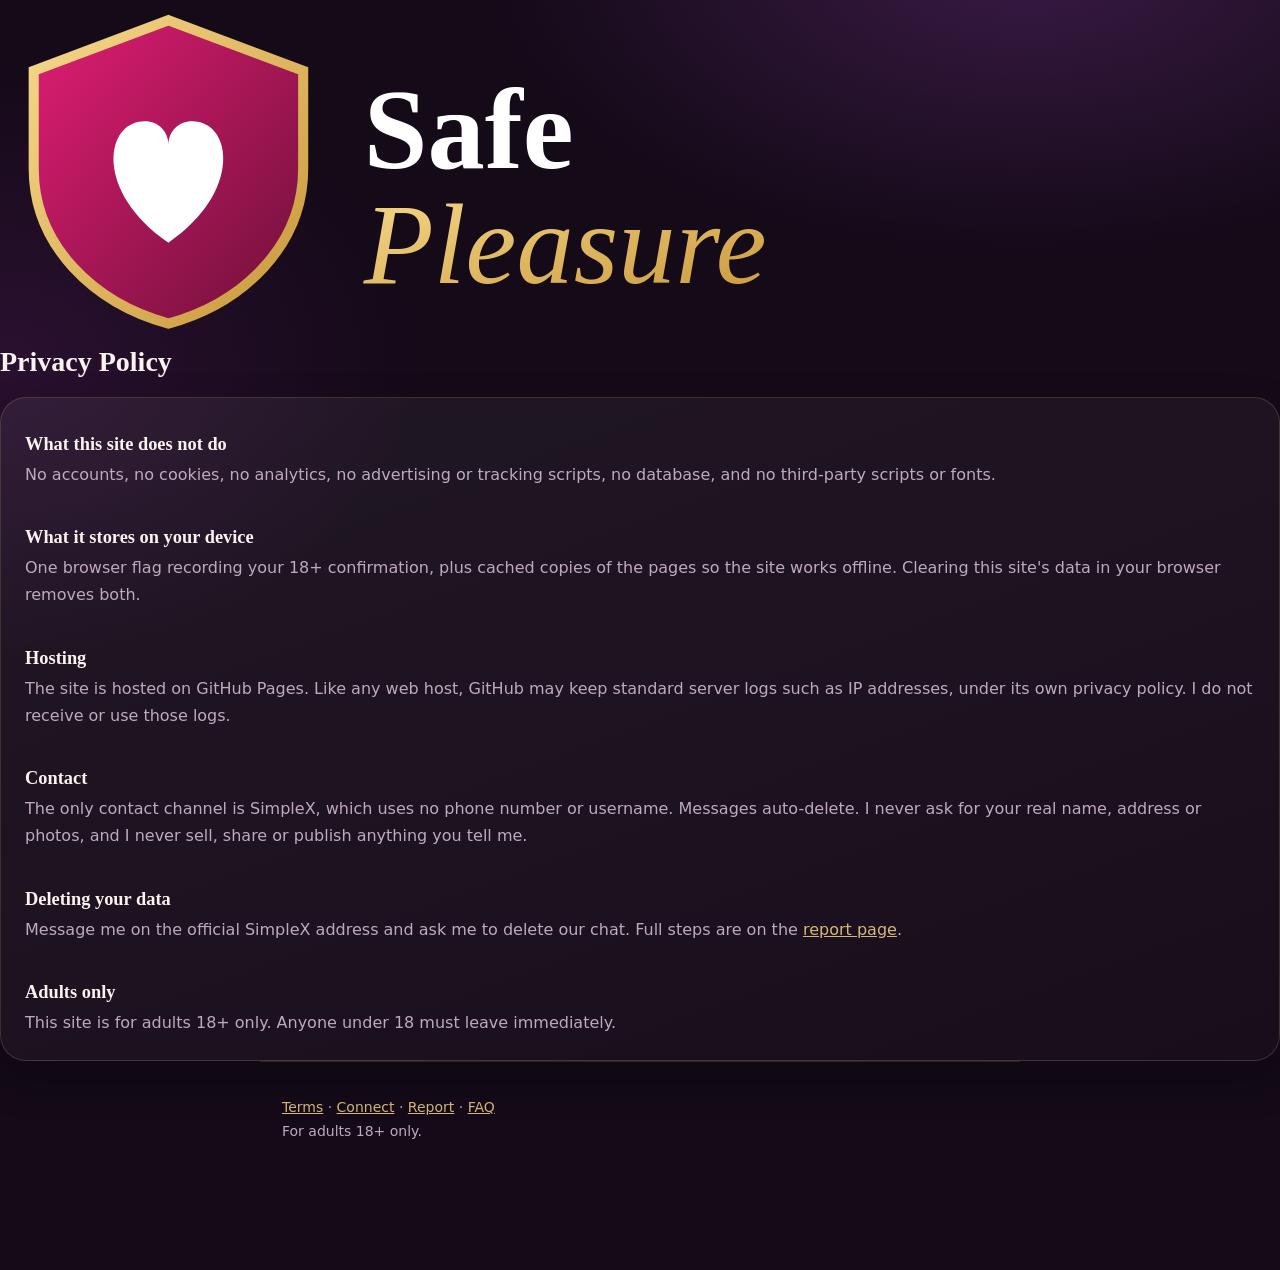
<file: privacy.html>
<!doctype html>
<html lang="en"><head><meta charset="utf-8"><meta name="viewport" content="width=device-width,initial-scale=1">
<meta http-equiv="Content-Security-Policy" content="default-src 'none'; img-src 'self'; style-src 'self'; base-uri 'none'; form-action 'none'">
<meta name="referrer" content="no-referrer"><meta name="rating" content="RTA-5042-1996-1400-1577-RTA">
<title>Privacy | Safe Pleasure</title><link rel="icon" href="icon.svg"><link rel="stylesheet" href="style.css"></head>
<body><header><a href="index.html"><img src="logo.svg" alt="Safe Pleasure"></a></header>
<section><h2>Privacy Policy</h2><div class="card">
<h3>What this site does not do</h3>
<p>No accounts, no cookies, no analytics, no advertising or tracking scripts, no database, and no third-party scripts or fonts.</p><br>
<h3>What it stores on your device</h3>
<p>One browser flag recording your 18+ confirmation, plus cached copies of the pages so the site works offline. Clearing this site's data in your browser removes both.</p><br>
<h3>Hosting</h3>
<p>The site is hosted on GitHub Pages. Like any web host, GitHub may keep standard server logs such as IP addresses, under its own privacy policy. I do not receive or use those logs.</p><br>
<h3>Contact</h3>
<p>The only contact channel is SimpleX, which uses no phone number or username. Messages auto-delete. I never ask for your real name, address or photos, and I never sell, share or publish anything you tell me.</p><br>
<h3>Deleting your data</h3>
<p>Message me on the official SimpleX address and ask me to delete our chat. Full steps are on the <a href="report.html">report page</a>.</p><br>
<h3>Adults only</h3>
<p>This site is for adults 18+ only. Anyone under 18 must leave immediately.</p>
</div></section>
<footer><p><a href="terms.html">Terms</a> · <a href="connect.html">Connect</a> · <a href="report.html">Report</a> · <a href="faq.html">FAQ</a></p><p>For adults 18+ only.</p></footer>
</body></html>
</file>
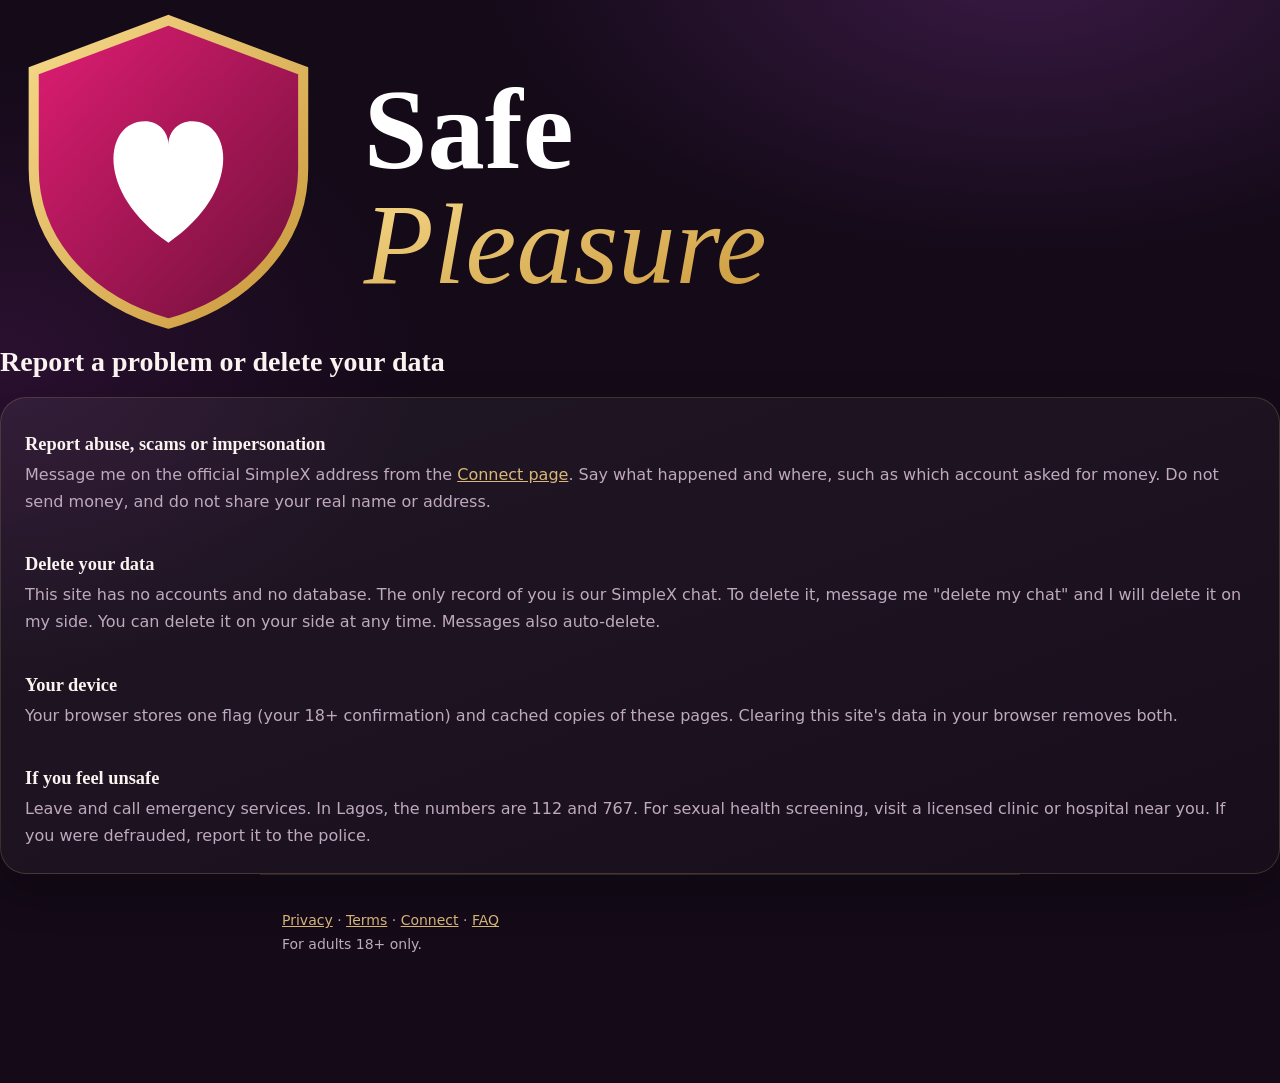
<file: report.html>
<!doctype html>
<html lang="en"><head><meta charset="utf-8"><meta name="viewport" content="width=device-width,initial-scale=1">
<meta http-equiv="Content-Security-Policy" content="default-src 'none'; img-src 'self'; style-src 'self'; base-uri 'none'; form-action 'none'">
<meta name="referrer" content="no-referrer"><meta name="rating" content="RTA-5042-1996-1400-1577-RTA">
<title>Report or delete | Safe Pleasure</title><link rel="icon" href="icon.svg"><link rel="stylesheet" href="style.css"></head>
<body><header><a href="index.html"><img src="logo.svg" alt="Safe Pleasure"></a></header>
<section><h2>Report a problem or delete your data</h2><div class="card">
<h3>Report abuse, scams or impersonation</h3>
<p>Message me on the official SimpleX address from the <a href="connect.html">Connect page</a>. Say what happened and where, such as which account asked for money. Do not send money, and do not share your real name or address.</p><br>
<h3>Delete your data</h3>
<p>This site has no accounts and no database. The only record of you is our SimpleX chat. To delete it, message me "delete my chat" and I will delete it on my side. You can delete it on your side at any time. Messages also auto-delete.</p><br>
<h3>Your device</h3>
<p>Your browser stores one flag (your 18+ confirmation) and cached copies of these pages. Clearing this site's data in your browser removes both.</p><br>
<h3>If you feel unsafe</h3>
<p>Leave and call emergency services. In Lagos, the numbers are 112 and 767. For sexual health screening, visit a licensed clinic or hospital near you. If you were defrauded, report it to the police.</p>
</div></section>
<footer><p><a href="privacy.html">Privacy</a> · <a href="terms.html">Terms</a> · <a href="connect.html">Connect</a> · <a href="faq.html">FAQ</a></p><p>For adults 18+ only.</p></footer>
</body></html>
</file>
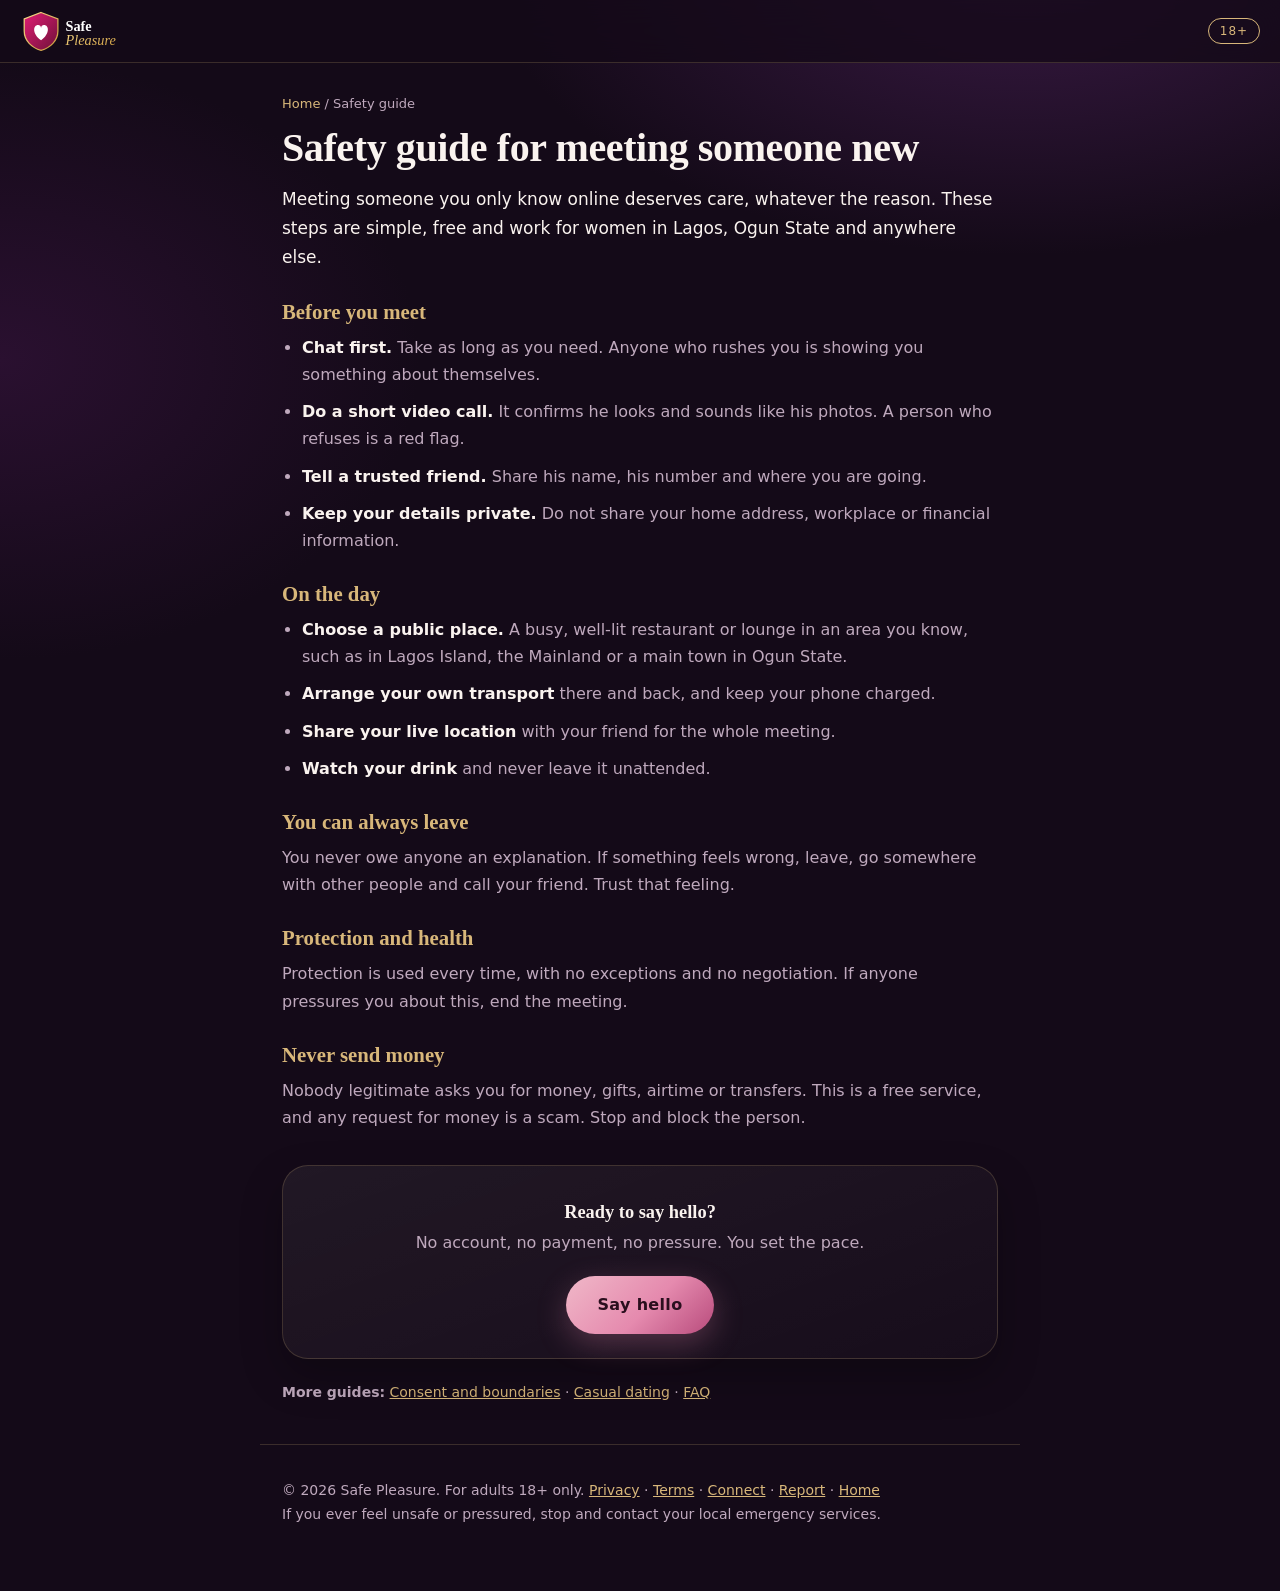
<file: safety-guide.html>
<!doctype html>
<html lang="en">
<head>
<meta charset="utf-8"><meta http-equiv="Content-Security-Policy" content="default-src 'self'; script-src 'self'; style-src 'self'; img-src 'self' data:; manifest-src 'self'; connect-src 'self'; object-src 'none'; base-uri 'none'; form-action 'none'"><meta name="referrer" content="no-referrer">
<meta name="viewport" content="width=device-width,initial-scale=1,viewport-fit=cover">
<title>Safety Guide for Meeting Someone New | Safe Pleasure</title>
<meta name="description" content="A practical safety guide for women meeting someone new in Lagos and Ogun State: video call first, public places, sharing your location and leaving any time.">
<meta name="theme-color" content="#140a18">
<link rel="canonical" href="https://safepleasure.com.ng/safety-guide.html">
<link rel="manifest" href="manifest.webmanifest">
<link rel="icon" href="icon.svg" type="image/svg+xml">
<link rel="apple-touch-icon" href="icon-192.png">
<link rel="stylesheet" href="style.css">
</head>
<body class="page">
<div class="appbar"><a href="index.html"><img src="logo.svg" alt="Safe Pleasure"></a><div class="right"><span class="badge">18+</span></div></div>
<main class="article">
<nav class="crumb"><a href="index.html">Home</a> / Safety guide</nav>
<h1>Safety guide for meeting someone new</h1>
<p class="lead">Meeting someone you only know online deserves care, whatever the reason. These steps are simple, free and work for women in Lagos, Ogun State and anywhere else.</p>
<h2>Before you meet</h2>
<ul>
<li><strong>Chat first.</strong> Take as long as you need. Anyone who rushes you is showing you something about themselves.</li>
<li><strong>Do a short video call.</strong> It confirms he looks and sounds like his photos. A person who refuses is a red flag.</li>
<li><strong>Tell a trusted friend.</strong> Share his name, his number and where you are going.</li>
<li><strong>Keep your details private.</strong> Do not share your home address, workplace or financial information.</li>
</ul>
<h2>On the day</h2>
<ul>
<li><strong>Choose a public place.</strong> A busy, well-lit restaurant or lounge in an area you know, such as in Lagos Island, the Mainland or a main town in Ogun State.</li>
<li><strong>Arrange your own transport</strong> there and back, and keep your phone charged.</li>
<li><strong>Share your live location</strong> with your friend for the whole meeting.</li>
<li><strong>Watch your drink</strong> and never leave it unattended.</li>
</ul>
<h2>You can always leave</h2>
<p>You never owe anyone an explanation. If something feels wrong, leave, go somewhere with other people and call your friend. Trust that feeling.</p>
<h2>Protection and health</h2>
<p>Protection is used every time, with no exceptions and no negotiation. If anyone pressures you about this, end the meeting.</p>
<h2>Never send money</h2>
<p>Nobody legitimate asks you for money, gifts, airtime or transfers. This is a free service, and any request for money is a scam. Stop and block the person.</p>
<div class="cta card"><h3>Ready to say hello?</h3><p>No account, no payment, no pressure. You set the pace.</p><a class="btn" href="index.html#apply">Say hello</a></div>
<p class="more"><strong>More guides:</strong> <a href="consent-and-boundaries.html">Consent and boundaries</a> &middot; <a href="casual-dating-without-pressure.html">Casual dating</a> &middot; <a href="faq.html">FAQ</a></p>
</main>
<footer>
<p>&copy; 2026 Safe Pleasure. For adults 18+ only. <a href="privacy.html">Privacy</a> &middot; <a href="terms.html">Terms</a> &middot; <a href="connect.html">Connect</a> &middot; <a href="report.html">Report</a> &middot; <a href="index.html">Home</a></p>
<p>If you ever feel unsafe or pressured, stop and contact your local emergency services.</p>
</footer>
</body>
</html>
</file>
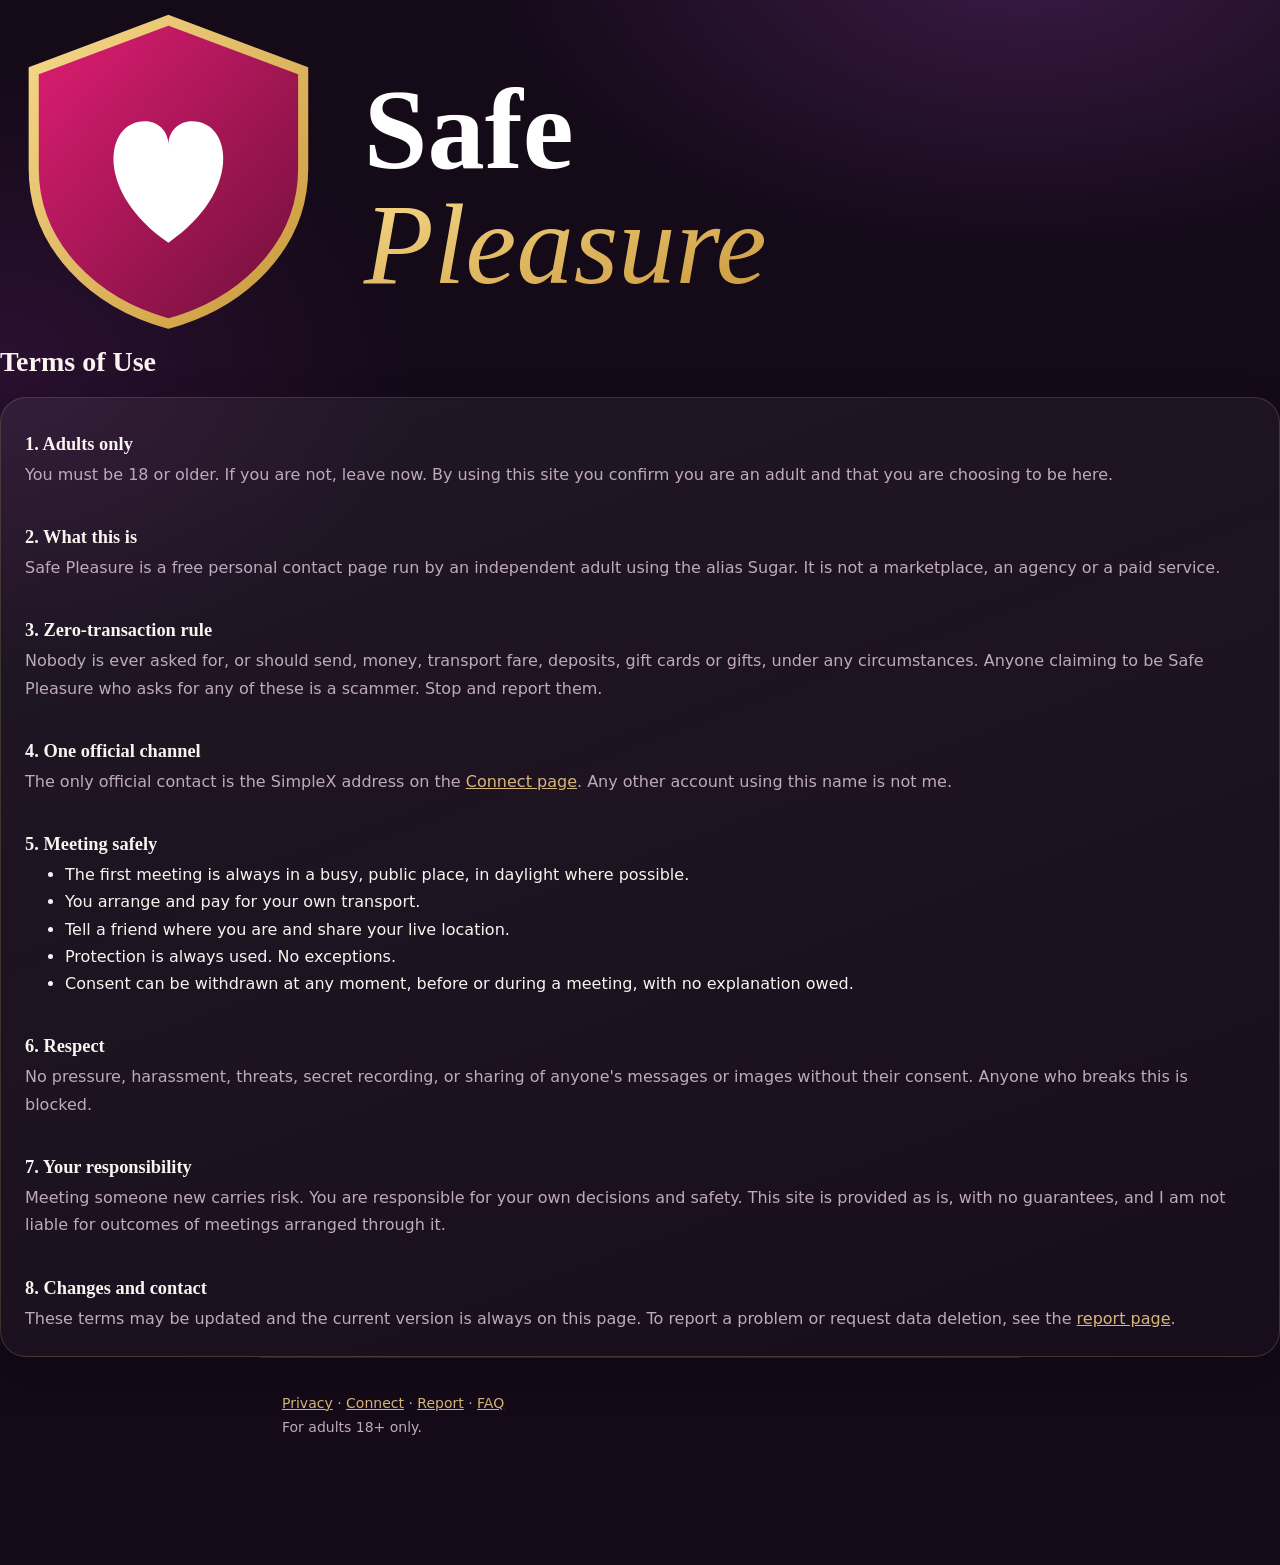
<file: terms.html>
<!doctype html>
<html lang="en"><head><meta charset="utf-8"><meta name="viewport" content="width=device-width,initial-scale=1">
<meta http-equiv="Content-Security-Policy" content="default-src 'none'; img-src 'self'; style-src 'self'; base-uri 'none'; form-action 'none'">
<meta name="referrer" content="no-referrer"><meta name="rating" content="RTA-5042-1996-1400-1577-RTA">
<title>Terms | Safe Pleasure</title><link rel="icon" href="icon.svg"><link rel="stylesheet" href="style.css"></head>
<body><header><a href="index.html"><img src="logo.svg" alt="Safe Pleasure"></a></header>
<section><h2>Terms of Use</h2><div class="card">
<h3>1. Adults only</h3>
<p>You must be 18 or older. If you are not, leave now. By using this site you confirm you are an adult and that you are choosing to be here.</p><br>
<h3>2. What this is</h3>
<p>Safe Pleasure is a free personal contact page run by an independent adult using the alias Sugar. It is not a marketplace, an agency or a paid service.</p><br>
<h3>3. Zero-transaction rule</h3>
<p>Nobody is ever asked for, or should send, money, transport fare, deposits, gift cards or gifts, under any circumstances. Anyone claiming to be Safe Pleasure who asks for any of these is a scammer. Stop and report them.</p><br>
<h3>4. One official channel</h3>
<p>The only official contact is the SimpleX address on the <a href="connect.html">Connect page</a>. Any other account using this name is not me.</p><br>
<h3>5. Meeting safely</h3>
<ul>
<li>The first meeting is always in a busy, public place, in daylight where possible.</li>
<li>You arrange and pay for your own transport.</li>
<li>Tell a friend where you are and share your live location.</li>
<li>Protection is always used. No exceptions.</li>
<li>Consent can be withdrawn at any moment, before or during a meeting, with no explanation owed.</li>
</ul><br>
<h3>6. Respect</h3>
<p>No pressure, harassment, threats, secret recording, or sharing of anyone's messages or images without their consent. Anyone who breaks this is blocked.</p><br>
<h3>7. Your responsibility</h3>
<p>Meeting someone new carries risk. You are responsible for your own decisions and safety. This site is provided as is, with no guarantees, and I am not liable for outcomes of meetings arranged through it.</p><br>
<h3>8. Changes and contact</h3>
<p>These terms may be updated and the current version is always on this page. To report a problem or request data deletion, see the <a href="report.html">report page</a>.</p>
</div></section>
<footer><p><a href="privacy.html">Privacy</a> · <a href="connect.html">Connect</a> · <a href="report.html">Report</a> · <a href="faq.html">FAQ</a></p><p>For adults 18+ only.</p></footer>
</body></html>
</file>
<file: style.css>
:root{--bg:#140a18;--bg2:#241130;--gold:#d8b77a;--blush:#f0b8c8;--rose:#e58aae;--rose2:#b84b7c;--txt:#faf3ef;--mut:#bfa9bd;--line:rgba(216,183,122,.2)}
*{box-sizing:border-box;margin:0;-webkit-tap-highlight-color:transparent}
[hidden]{display:none!important}
html{scroll-behavior:smooth;scroll-padding-top:78px}
body{font:16px/1.7 system-ui,-apple-system,"Segoe UI",sans-serif;background:radial-gradient(900px 500px at 80% -5%,#3a1a45,transparent 60%),radial-gradient(700px 500px at 0% 40%,#2a1030,transparent 60%),var(--bg);background-attachment:fixed;color:var(--txt);padding-bottom:calc(92px + env(safe-area-inset-bottom));min-height:100vh}
body.locked{overflow:hidden}
a{color:var(--gold)}
::selection{background:var(--rose2);color:#fff}

/* splash */
#splash{position:fixed;inset:0;z-index:120;display:flex;align-items:center;justify-content:center;background:radial-gradient(800px 600px at 50% 38%,#3d1b48,#140a18 70%);transition:opacity .8s ease,visibility .8s}
#splash.out{opacity:0;visibility:hidden}
.sp-inner{text-align:center;padding:24px}
.sp-mark{width:120px;height:120px;overflow:visible;filter:drop-shadow(0 0 26px rgba(240,184,200,.4))}
.sp-shield{fill:rgba(229,138,174,.08);stroke:var(--gold);stroke-width:2.4;stroke-dasharray:310;stroke-dashoffset:310;animation:draw 1.5s ease forwards}
.sp-heart{fill:var(--blush);opacity:0;transform-box:fill-box;transform-origin:center;animation:pop .9s cubic-bezier(.2,.9,.3,1.3) .9s forwards,pulse 2.2s ease-in-out 1.9s infinite}
.sp-name{font:700 2.1rem Georgia,serif;margin-top:18px;opacity:0;animation:rise .9s ease 1.2s forwards}
.sp-name em{color:var(--gold)}
.sp-line{color:var(--mut);margin-top:10px;letter-spacing:.04em;opacity:0;animation:rise .9s ease 1.8s forwards}
@keyframes draw{to{stroke-dashoffset:0}}
@keyframes pop{from{opacity:0;transform:scale(.3)}to{opacity:1;transform:scale(1)}}
@keyframes pulse{50%{transform:scale(1.09)}}
@keyframes rise{from{opacity:0;transform:translateY(14px)}to{opacity:1;transform:none}}

/* app bar */
.appbar{position:sticky;top:0;z-index:40;display:flex;align-items:center;justify-content:space-between;gap:10px;padding:10px 20px;background:rgba(20,10,24,.78);backdrop-filter:blur(16px);-webkit-backdrop-filter:blur(16px);border-bottom:1px solid var(--line)}
.appbar img{height:42px;display:block}
.right{display:flex;align-items:center;gap:10px}
.badge{border:1px solid var(--gold);color:var(--gold);padding:2px 11px;border-radius:99px;font-size:12px;letter-spacing:.08em}
.mini{background:transparent;border:1px solid var(--blush);color:var(--blush);padding:5px 13px;border-radius:99px;font-size:13px;cursor:pointer}

/* layout */
main section,footer{max-width:760px;margin:auto;padding:34px 22px}
.eyebrow{display:block;color:var(--gold);font-size:12px;letter-spacing:.22em;text-transform:uppercase;margin-bottom:8px}
h1{font:700 clamp(2.3rem,9vw,3.6rem)/1.08 Georgia,serif;margin:12px 0 16px;letter-spacing:-.01em}
h1 em{font-style:italic;background:linear-gradient(120deg,var(--gold),var(--blush));-webkit-background-clip:text;background-clip:text;color:transparent}
h2{font:700 1.75rem/1.2 Georgia,serif;margin-bottom:18px}
.hero{padding-top:46px;min-height:56vh}
.hero .tag{color:var(--blush);font-size:12px;letter-spacing:.2em;text-transform:uppercase}
.hero p{color:var(--mut);max-width:520px;margin-bottom:28px;font-size:17px}
.hero>*{animation:rise .9s ease both}
.hero>*:nth-child(2){animation-delay:.12s}.hero>*:nth-child(3){animation-delay:.24s}.hero>*:nth-child(4){animation-delay:.36s}
.scroll-hint{margin-top:46px;width:22px;height:36px;border:1.5px solid var(--line);border-radius:12px;position:relative}
.scroll-hint span{position:absolute;left:50%;top:7px;width:3px;height:7px;margin-left:-1.5px;background:var(--gold);border-radius:2px;animation:dot 1.8s ease-in-out infinite}
@keyframes dot{0%{opacity:0;transform:translateY(0)}40%{opacity:1}100%{opacity:0;transform:translateY(12px)}}

/* buttons */
.btn{display:inline-block;background:linear-gradient(135deg,var(--blush),var(--rose) 55%,var(--rose2));color:#2a0f1e;border:0;padding:15px 32px;border-radius:99px;font-size:16px;font-weight:700;letter-spacing:.02em;cursor:pointer;text-decoration:none;box-shadow:0 10px 30px rgba(229,138,174,.28);transition:transform .2s,box-shadow .2s}
.btn:active{transform:scale(.97)}
.btn.alt{background:transparent;border:1px solid var(--mut);color:var(--txt);box-shadow:none}

/* cards */
.grid{display:grid;gap:16px;grid-template-columns:repeat(auto-fit,minmax(230px,1fr))}
.card{position:relative;background:linear-gradient(160deg,rgba(255,255,255,.06),rgba(255,255,255,.015));border:1px solid var(--line);border-radius:26px;padding:24px;box-shadow:0 18px 40px rgba(0,0,0,.25)}
.card h3{font:700 1.15rem Georgia,serif;margin:12px 0 6px}
.card p{color:var(--mut)}
.num{position:absolute;right:20px;top:16px;font:italic 1.6rem Georgia,serif;color:rgba(216,183,122,.35)}
.i{width:30px;height:30px;fill:none;stroke:var(--gold);stroke-width:1.5;stroke-linecap:round;stroke-linejoin:round}
.quote p{font:italic 1.15rem/1.7 Georgia,serif;color:var(--txt)}

/* scroll reveal */
.js .rv{opacity:0;transform:translateY(22px);transition:opacity .8s ease,transform .8s ease}
.js .rv.in{opacity:1;transform:none}

/* form */
form{display:grid;gap:16px}
label{font-size:13px;color:var(--mut);letter-spacing:.03em}
input,select,textarea{width:100%;padding:14px 16px;margin-top:5px;border-radius:16px;border:1px solid var(--line);background-color:rgba(255,255,255,.04);color:var(--txt);font:inherit}
select option{background:#241130;color:#fff}
input:focus,select:focus,textarea:focus{outline:none;border-color:var(--gold);box-shadow:0 0 0 3px rgba(216,183,122,.15)}
.chk{display:flex;gap:10px;align-items:flex-start;font-size:14px}.chk input{width:auto;margin-top:5px}
#formMsg{color:#ffa6c6;min-height:22px}
footer{color:var(--mut);font-size:14px;border-top:1px solid var(--line)}

/* tab bar */
.tabbar{position:fixed;left:12px;right:12px;bottom:calc(10px + env(safe-area-inset-bottom));z-index:50;display:flex;justify-content:space-around;background:rgba(28,14,34,.82);backdrop-filter:blur(18px);-webkit-backdrop-filter:blur(18px);border:1px solid var(--line);border-radius:26px;padding:8px 4px;box-shadow:0 14px 40px rgba(0,0,0,.45)}
.tabbar a{flex:1;text-align:center;font-size:11px;letter-spacing:.06em;color:var(--mut);text-decoration:none;padding:4px 0;transition:color .2s}
.tabbar .ti{display:block;margin:0 auto 2px;width:22px;height:22px;fill:none;stroke:currentColor;stroke-width:1.6;stroke-linecap:round;stroke-linejoin:round}
.tabbar a.on{color:var(--gold)}

/* age gate */
#gate{position:fixed;inset:0;z-index:99;background:rgba(14,6,18,.94);backdrop-filter:blur(8px);-webkit-backdrop-filter:blur(8px);display:flex;align-items:center;justify-content:center;padding:20px}
#gate .box{max-width:440px;text-align:center;background:linear-gradient(160deg,#2c1736,#1b0e22);border:1px solid var(--gold);border-radius:30px;padding:34px 28px;animation:rise .8s ease both}
#gate img{height:66px;margin-bottom:12px}
#gate h2{margin-bottom:8px}
#gate p{color:var(--mut);margin:10px 0 24px}
#gate .row{display:flex;gap:10px;justify-content:center;flex-wrap:wrap}

@media (prefers-reduced-motion:reduce){html{scroll-behavior:auto}.hero>*,.sp-name,.sp-line,.sp-shield,.sp-heart,#gate .box{animation-duration:.01s;animation-delay:0s}.sp-shield{stroke-dashoffset:0}.js .rv{opacity:1;transform:none;transition:none}.scroll-hint span{animation:none}}
#splash{animation:splashOut .8s ease 3.6s forwards}
@keyframes splashOut{to{opacity:0;visibility:hidden;pointer-events:none}}
#installBar{position:fixed;left:12px;right:12px;bottom:calc(88px + env(safe-area-inset-bottom));z-index:60;display:flex;align-items:center;gap:12px;padding:12px 14px;background:linear-gradient(160deg,#33193f,#1f0f27);border:1px solid var(--gold);border-radius:22px;box-shadow:0 14px 40px rgba(0,0,0,.5);animation:rise .6s ease both}
#installBar img{border-radius:10px;flex:none}
#installBar p{flex:1;font-size:13px;line-height:1.4;color:var(--txt)}
#installBar .btn{padding:10px 20px;font-size:14px;flex:none}
#installBar .x{background:none;border:0;color:var(--mut);font-size:24px;line-height:1;cursor:pointer;padding:0 4px}
.sp-shield{fill:url(#spg);stroke:#e8c36a}
.sp-heart{fill:#fff}

.about{display:flex;gap:20px;align-items:flex-start;flex-wrap:wrap}
.portrait{flex:0 0 190px;max-width:100%}
.portrait img{width:100%;aspect-ratio:4/5;object-fit:cover;object-position:top;border-radius:24px;border:1px solid var(--gold);box-shadow:0 14px 36px rgba(0,0,0,.4);display:block}
.about-text{flex:1;min-width:230px}
.about-text p{color:var(--mut);margin-bottom:12px}
.about-text .vc{color:var(--txt);border-left:2px solid var(--gold);padding-left:12px}
.check{list-style:none;padding:0;display:grid;gap:10px}
.check li{padding:13px 16px 13px 44px;position:relative;background:rgba(255,255,255,.04);border:1px solid var(--line);border-radius:16px;color:var(--txt)}
.check li::before{content:"";position:absolute;left:16px;top:50%;width:12px;height:7px;margin-top:-6px;border-left:2px solid var(--gold);border-bottom:2px solid var(--gold);transform:rotate(-45deg)}
.faq details{background:rgba(255,255,255,.04);border:1px solid var(--line);border-radius:16px;padding:14px 16px;margin-bottom:10px}
.faq summary{cursor:pointer;font-weight:600;list-style:none}
.faq summary::-webkit-details-marker{display:none}
.faq summary::after{content:"+";float:right;color:var(--gold);font-size:20px;line-height:1}
.faq details[open] summary::after{content:"\2212"}
.faq p{color:var(--mut);margin-top:10px}
.article{max-width:760px;margin:auto;padding:30px 22px}
.article h1{font:700 clamp(1.8rem,7vw,2.5rem)/1.15 Georgia,serif;margin:10px 0 14px}
.article h2{font:700 1.3rem Georgia,serif;color:var(--gold);margin:28px 0 10px}
.article p,.article li{color:var(--mut);margin-bottom:10px}
.article .lead{color:var(--txt);font-size:17px}
.article ul{padding-left:20px}
.article li strong{color:var(--txt)}
.crumb{font-size:13px;color:var(--mut)}
.crumb a{color:var(--gold);text-decoration:none}
.article .cta{margin-top:34px;text-align:center}
.article .cta .btn{margin-top:10px}
.more{margin-top:22px;font-size:14px}
.more a,.flinks a{color:var(--gold)}
.flinks{margin-bottom:8px}
body.page{padding-bottom:30px}
.guide-links{display:grid;gap:10px}
.guide-links a{display:block;padding:14px 18px;background:rgba(255,255,255,.04);border:1px solid var(--line);border-radius:16px;color:var(--txt);text-decoration:none}
.guide-links a span{display:block;color:var(--mut);font-size:14px}

#updateBar{position:fixed;left:12px;right:12px;top:calc(10px + env(safe-area-inset-top));z-index:70;display:flex;align-items:center;justify-content:space-between;gap:12px;padding:12px 16px;border-radius:18px;background:linear-gradient(160deg,#2c1736,#1b0e22);border:1px solid var(--gold);color:var(--txt);box-shadow:0 10px 30px rgba(0,0,0,.45)}
#updateBar[hidden]{display:none}
#updateBar p{margin:0;font-size:14px}
#updateBar .btn{padding:9px 18px;font-size:14px;flex:none}
</file>
